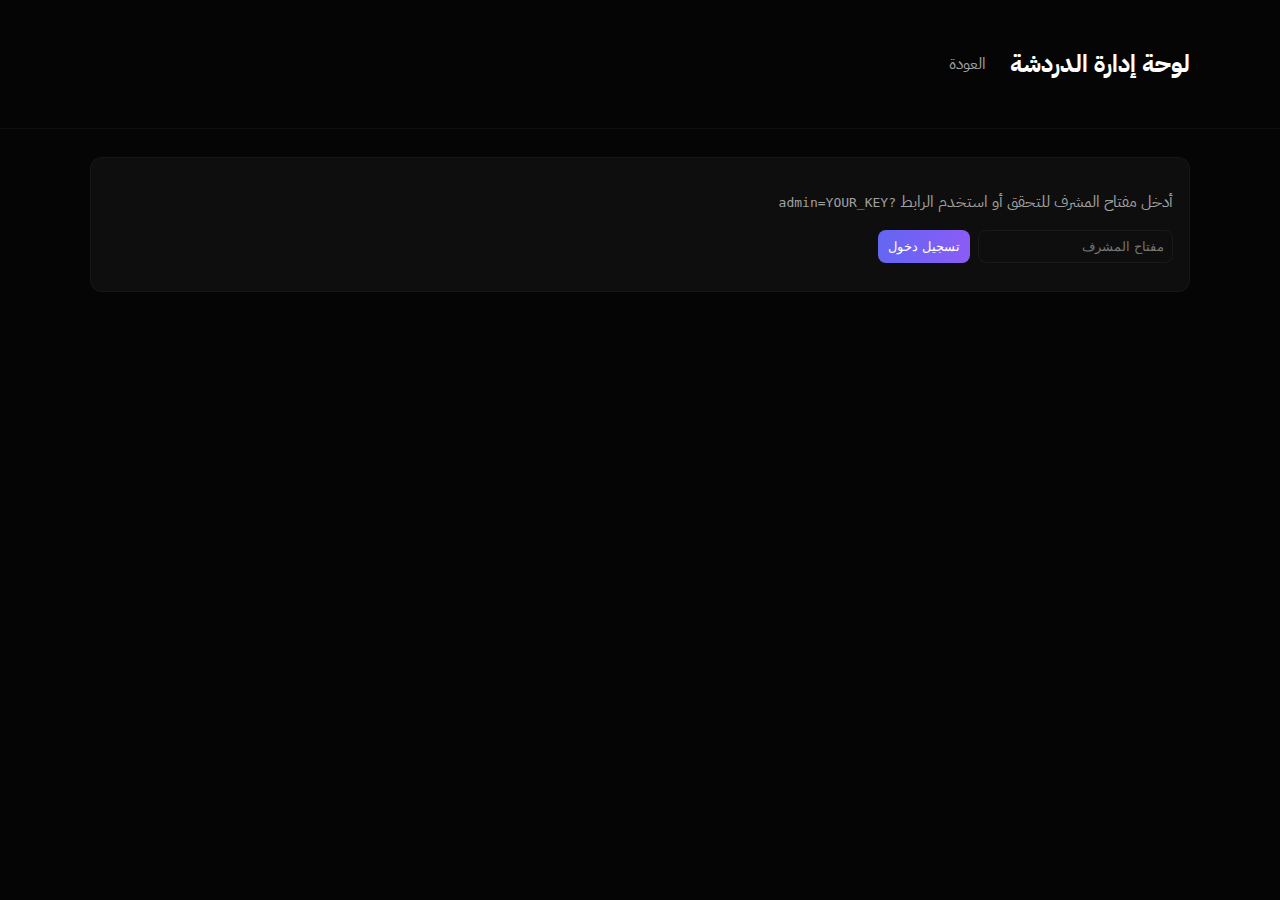
<file: admin.html>
<!DOCTYPE html>
<html lang="ar" dir="rtl">
<head>
    <meta charset="utf-8">
    <meta name="viewport" content="width=device-width, initial-scale=1">
    <title>إدارة الدردشة — Admin</title>
    <link rel="stylesheet" href="https://cdnjs.cloudflare.com/ajax/libs/font-awesome/6.4.0/css/all.min.css">
    <link href="https://fonts.googleapis.com/css2?family=IBM+Plex+Sans:wght@300;400;600;700;800&family=IBM+Plex+Sans+Arabic:wght@300;400;600;700;800&display=swap" rel="stylesheet">
    <style>
        :root{--bg:#050505;--card:rgba(20,20,20,0.6);--muted:#a0a0a0;--accent:#6366f1;--text:#fff;--max:1100px;font-family:'IBM Plex Sans Arabic', 'IBM Plex Sans', sans-serif}
        body{background:var(--bg);color:var(--text);margin:0;min-height:100vh;}
        header{padding:18px 20px;border-bottom:1px solid rgba(255,255,255,0.04)}
        .wrap{max-width:var(--max);margin:28px auto;padding:0 16px}
        .card{background:var(--card);border-radius:12px;padding:16px;border:1px solid rgba(255,255,255,0.04)}
        .row{display:flex;gap:12px;align-items:center}
        .msg{padding:12px;border-radius:10px;border:1px solid rgba(255,255,255,0.03);margin-bottom:8px}
        button{background:linear-gradient(90deg,var(--accent),#8b5cf6);border:none;color:#fff;padding:8px 10px;border-radius:8px;cursor:pointer}
        .danger{background:#ef4444}
        input.secret{padding:8px;border-radius:8px;border:1px solid rgba(255,255,255,0.05);background:transparent;color:var(--text)}
        .muted{color:var(--muted)}
        .actions{display:flex;gap:8px;margin-top:8px}
    </style>
</head>
<body>
    <header><div class="wrap"><div class="row"><h2 style="margin:0">لوحة إدارة الدردشة</h2><a href="webb.html" style="margin-inline-start:12px;color:var(--muted);text-decoration:none">العودة</a></div></div></header>
    <main class="wrap">
        <div class="card">
            <p class="muted">أدخل مفتاح المشرف للتحقق أو استخدم الرابط <code>?admin=YOUR_KEY</code></p>
            <div style="display:flex;gap:8px;margin-bottom:12px"><input id="adminKey" class="secret" placeholder="مفتاح المشرف"><button id="loginBtn">تسجيل دخول</button></div>
            <div id="adminArea" hidden>
                <div style="display:flex;justify-content:space-between;align-items:center;margin-bottom:12px"><div><strong>رسائل حديثة</strong><div class="muted">يمكنك حذف أو تثبيت الرسائل، أو عرض تقارير</div></div><div><button id="refreshBtn">تحديث</button></div></div>
                <div id="msgsList"></div>
            </div>
        </div>
    </main>

    <script type="module">
        let adminKey = null;
        const adminArea = document.getElementById('adminArea');
        const loginBtn = document.getElementById('loginBtn');
        const adminKeyInput = document.getElementById('adminKey');
        const msgsList = document.getElementById('msgsList');
        const refreshBtn = document.getElementById('refreshBtn');

        async function initAsAdmin(key){
            // try reading config
            let cfg = {};
            try { cfg = (await import('./firebase-config.js')).firebaseConfig || {}; } catch(e){}
            const ADMIN_KEY = (await import('./firebase-config.js')).ADMIN_KEY || '';
            if (key !== ADMIN_KEY) {
                alert('مفتاح خاطئ. يمكنك إضافة المفتاح في firebase-config.js');
                return;
            }
            adminKey = key;
            adminArea.hidden = false;
            adminKeyInput.value = '';
            // initialize Firestore if configured
            if (cfg.apiKey) {
                try{
                    const appMod = await import('https://www.gstatic.com/firebasejs/9.23.0/firebase-app.js');
                    const fsMod = await import('https://www.gstatic.com/firebasejs/9.23.0/firebase-firestore.js');
                    const app = appMod.initializeApp(cfg);
                    const db = fsMod.getFirestore(app);
                    window.__admin_db = db;
                    fetchMessagesFirestore();
                }catch(e){ console.error(e); alert('تعذر الاتصال بـ Firebase') }
            } else {
                // local fallback
                fetchMessagesLocal();
            }
        }

        function renderList(list){
            msgsList.innerHTML = '';
            list.forEach(m=>{
                const div = document.createElement('div'); div.className='msg';
                const pinned = m.pinned ? '<strong style="color:#ffd54d">[مثبت]</strong> ' : '';
                const reports = m._reports || 0;
                div.innerHTML = `<div><strong>${m.name||'مستخدم'}</strong> ${pinned}<span class="muted">${m.time||''}</span></div><div style="margin-top:6px">${m.text}</div><div class="actions"><button class="pinBtn" data-id="${m.id}">${m.pinned?'إلغاء تثبيت':'تثبيت'}</button><button class="delBtn danger" data-id="${m.id}">حذف</button><button class="viewReports" data-id="${m.id}">التقارير (${reports})</button></div>`;
                msgsList.appendChild(div);
            });
        }

        // local fetch
        function fetchMessagesLocal(){
            const arr = JSON.parse(localStorage.getItem('public_chat_demo_messages')||'[]');
            renderList(arr.reverse());
        }
        // firestore fetch
        async function fetchMessagesFirestore(){
            const fs = await import('https://www.gstatic.com/firebasejs/9.23.0/firebase-firestore.js');
            const db = window.__admin_db;
            const msgsRef = fs.collection(db, 'public_messages');
            const q = fs.query(msgsRef, fs.orderBy('createdAt', 'desc'), fs.limit(200));
            const snap = await fs.getDocs(q);
            const list = [];
            snap.forEach(d=> { const data = d.data(); data.id = d.id; list.push(data); });
            // get report counts
            const reportsRef = fs.collection(db, 'reports');
            const repSnap = await fs.getDocs(fs.query(reportsRef));
            const counts = {};
            repSnap.forEach(r => { const data = r.data(); counts[data.messageId] = (counts[data.messageId]||0)+1; });
            list.forEach(i=> i._reports = counts[i.id]||0);
            renderList(list);
        }

        msgsList.addEventListener('click', async (ev)=>{
            const id = ev.target.dataset.id;
            if (!id) return;
            if (ev.target.classList.contains('delBtn')){
                if (!confirm('حذف الرسالة؟')) return;
                // delete
                if (window.__admin_db){
                    const fs = await import('https://www.gstatic.com/firebasejs/9.23.0/firebase-firestore.js');
                    await fs.deleteDoc(fs.doc(window.__admin_db, 'public_messages', id));
                    fetchMessagesFirestore();
                } else {
                    const arr = JSON.parse(localStorage.getItem('public_chat_demo_messages')||'[]');
                    const remaining = arr.filter(m=> m.id !== id);
                    localStorage.setItem('public_chat_demo_messages', JSON.stringify(remaining));
                    fetchMessagesLocal();
                }
            }
            if (ev.target.classList.contains('pinBtn')){
                // toggle pin
                if (window.__admin_db){
                    const fs = await import('https://www.gstatic.com/firebasejs/9.23.0/firebase-firestore.js');
                    const docRef = fs.doc(window.__admin_db, 'public_messages', id);
                    const cur = await fs.getDoc(docRef);
                    const pinned = cur.data().pinned ? false : true;
                    await fs.updateDoc(docRef, { pinned });
                    fetchMessagesFirestore();
                } else {
                    const arr = JSON.parse(localStorage.getItem('public_chat_demo_messages')||'[]');
                    const updated = arr.map(m=> m.id===id ? Object.assign({},m,{pinned:!m.pinned}) : m);
                    localStorage.setItem('public_chat_demo_messages', JSON.stringify(updated));
                    fetchMessagesLocal();
                }
            }
            if (ev.target.classList.contains('viewReports')){
                // show local reports or fetch from Firestore
                if (window.__admin_db){
                    const fs = await import('https://www.gstatic.com/firebasejs/9.23.0/firebase-firestore.js');
                    const repSnap = await fs.getDocs(fs.query(fs.collection(window.__admin_db,'reports'), fs.where('messageId','==', id)));
                    const arr = [];
                    repSnap.forEach(r => arr.push(r.data()));
                    alert('تقارير\n\n' + (arr.length ? arr.map(a=> `${a.reason||'(بدون سبب)'} — ${a.createdAt && a.createdAt.toDate ? a.createdAt.toDate().toLocaleString() : ''}`).join('\n') : 'لا توجد تقارير'));
                } else {
                    const arr = JSON.parse(localStorage.getItem('public_chat_reports')||'[]');
                    const my = arr.filter(r => r.messageId === id);
                    alert('تقارير\n\n' + (my.length ? my.map(a=> `${a.reason||'(بدون سبب)'} — ${a.time}`).join('\n') : 'لا توجد تقارير'));
                }
            }
        });

        loginBtn.addEventListener('click', ()=> initAsAdmin(adminKeyInput.value.trim()));
        refreshBtn.addEventListener('click', ()=>{ if (window.__admin_db) fetchMessagesFirestore(); else fetchMessagesLocal(); });

        // auto-login via query string ?admin=KEY
        (function(){ const qp = new URLSearchParams(location.search); const k = qp.get('admin'); if (k) initAsAdmin(k); })();
    </script>
</body>
</html>
</file>
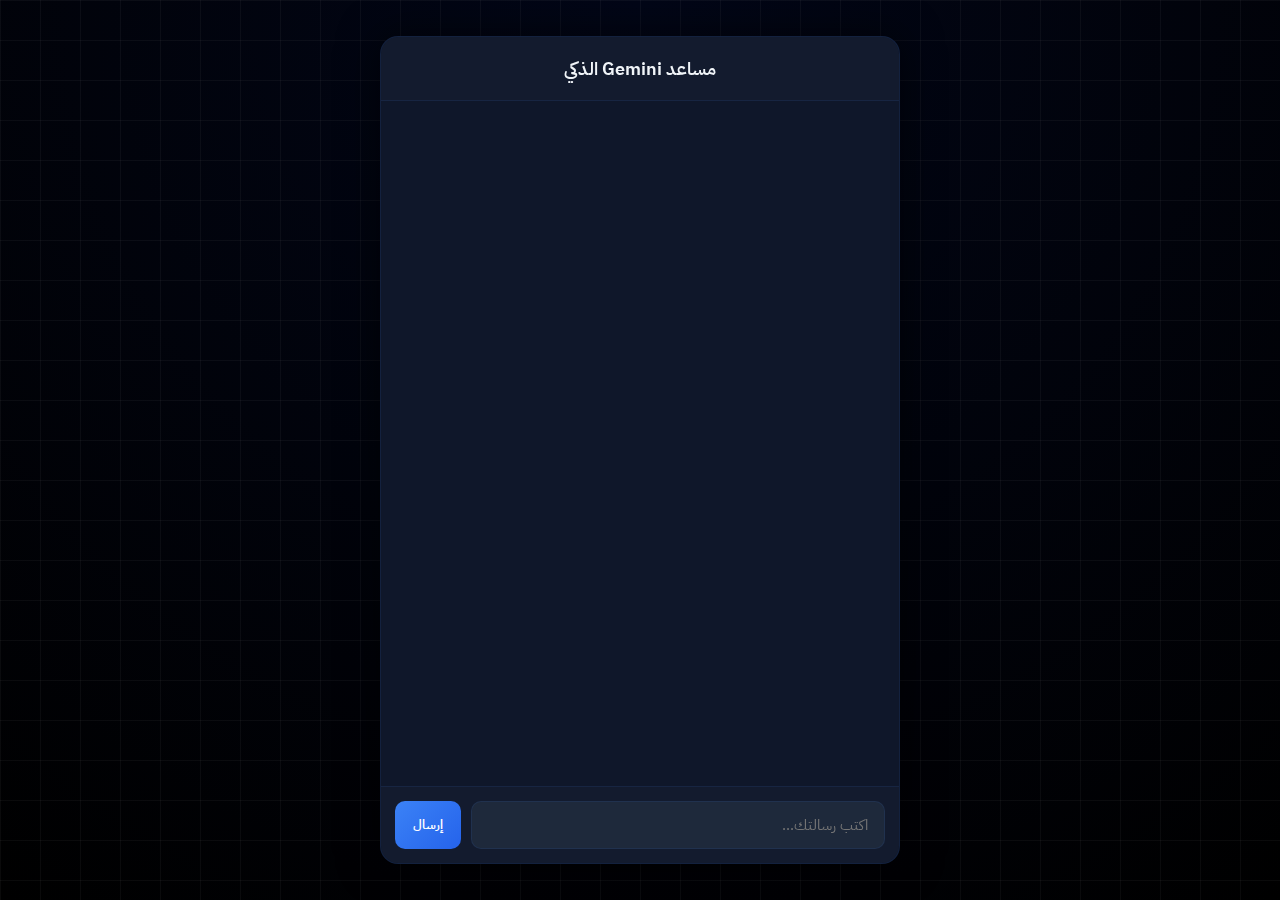
<file: AI.html>
<!DOCTYPE html>
<html lang="ar" dir="rtl">
<head>
<meta charset="UTF-8">
<meta name="viewport" content="width=device-width, initial-scale=1.0">
<title>Gemini AI Chat</title>

<link rel="preconnect" href="https://fonts.googleapis.com">
<link rel="preconnect" href="https://fonts.gstatic.com" crossorigin>
<link href="https://fonts.googleapis.com/css2?family=IBM+Plex+Sans+Arabic:wght@300;400;500;600;700&display=swap" rel="stylesheet">

<style>
:root {
    --bg-dark: #030712;
    --bg-card: #0f172a;
    --bg-card-hover: #1e293b;
    --card-border: rgba(59, 130, 246, 0.1);
    --card-border-hover: rgba(59, 130, 246, 0.25);
    
    --text-main: #f1f5f9;
    --text-secondary: #94a3b8;
    --text-muted: #64748b;

    --accent-primary: #3b82f6;
    --accent-secondary: #06b6d4;

    --gradient-btn: linear-gradient(135deg,#3b82f6 0%,#2563eb 100%);
    --gradient-msg: linear-gradient(135deg,#3b82f6 0%,#06b6d4 100%);
}

*{
    box-sizing:border-box;
    margin:0;
    padding:0;
    font-family:'IBM Plex Sans Arabic',sans-serif;
}

/* ======================= */
/* GRID BACKGROUND */
/* ======================= */
body{
    height:100vh;
    display:flex;
    justify-content:center;
    align-items:center;
    color:var(--text-main);
    
    background:
        linear-gradient(rgba(255,255,255,0.04) 1px, transparent 1px),
        linear-gradient(90deg, rgba(255,255,255,0.04) 1px, transparent 1px),
        radial-gradient(circle at top,#020617,#000000);
    
    background-size: 40px 40px, 40px 40px, auto;
}

.chat-wrapper{
    width:100%;
    max-width:520px;
    height:92vh;
    background:var(--bg-card);
    border-radius:18px;
    border:1px solid var(--card-border);
    box-shadow:0 0 40px rgba(0,0,0,0.6);
    display:flex;
    flex-direction:column;
    overflow:hidden;
    backdrop-filter: blur(10px);
}

.header{
    padding:18px;
    font-size:18px;
    font-weight:600;
    text-align:center;
    border-bottom:1px solid var(--card-border);
    background:rgba(255,255,255,0.02);
}

.chat-window{
    flex:1;
    padding:20px;
    overflow-y:auto;
    display:flex;
    flex-direction:column;
    gap:14px;
}

.message{
    padding:12px 16px;
    border-radius:12px;
    max-width:75%;
    line-height:1.7;
    font-size:15px;
    animation:fade .25s ease;
}

/* ======================= */
/* USER RIGHT */
/* ======================= */
.user{
    align-self:flex-end;
    background:var(--gradient-msg);
    color:white;
    text-align:right;
}

/* ======================= */
/* BOT LEFT */
/* ======================= */
.bot{
    align-self:flex-start;
    background:var(--bg-card-hover);
    border:1px solid var(--card-border);
    text-align:left;
}

.input-area{
    padding:14px;
    border-top:1px solid var(--card-border);
    display:flex;
    gap:10px;
    background:rgba(255,255,255,0.02);
}

input{
    flex:1;
    padding:12px 16px;
    border-radius:10px;
    border:1px solid var(--card-border);
    background:var(--bg-card-hover);
    color:var(--text-main);
    font-size:15px;
    outline:none;
}

button{
    border:none;
    padding:12px 18px;
    border-radius:10px;
    background:var(--gradient-btn);
    color:white;
    font-weight:600;
    cursor:pointer;
}

button:disabled{opacity:.5}

@keyframes fade{
    from{opacity:0; transform:translateY(6px)}
    to{opacity:1; transform:translateY(0)}
}
</style>
</head>

<body>

<div class="chat-wrapper">

<div class="header">مساعد Gemini الذكي</div>

<div id="chat-window" class="chat-window"></div>

<div class="input-area">
    <input id="user-input" placeholder="اكتب رسالتك...">
    <button id="send-btn">إرسال</button>
</div>

</div>

<script>
const API_KEY = "AIzaSyDx9hnJ7VK_1x2qNwhi-6u_3sm_gk3b27M";

const chatWindow = document.getElementById('chat-window');
const userInput = document.getElementById('user-input');
const sendBtn = document.getElementById('send-btn');

async function sendMessage(){

const text = userInput.value.trim();
if(!text) return;

appendMessage(text,'user');
userInput.value='';
sendBtn.disabled=true;

try{

const response = await fetch(`https://generativelanguage.googleapis.com/v1beta/models/gemini-2.5-flash:generateContent?key=${API_KEY}`,
{
method:'POST',
headers:{'Content-Type':'application/json'},
body:JSON.stringify({
contents:[
{
role:'user',
parts:[{text:text}]
}
],
generationConfig:{
temperature:0.7,
maxOutputTokens:2048
}
})
});

const data = await response.json();

if(data.error){
appendMessage(data.error.message,'bot');
}else{
const reply = data.candidates[0].content.parts[0].text;
appendMessage(reply,'bot');
}

}catch(e){
appendMessage('حدث خطأ بالاتصال','bot');
}

sendBtn.disabled=false;
}

function appendMessage(text,type){
const msg = document.createElement('div');
msg.className='message '+type;
msg.innerText=text;
chatWindow.appendChild(msg);
chatWindow.scrollTop=chatWindow.scrollHeight;
}

sendBtn.onclick=sendMessage;
userInput.onkeypress=e=>{ if(e.key==='Enter') sendMessage(); };

</script>

</body>
</html>
</file>
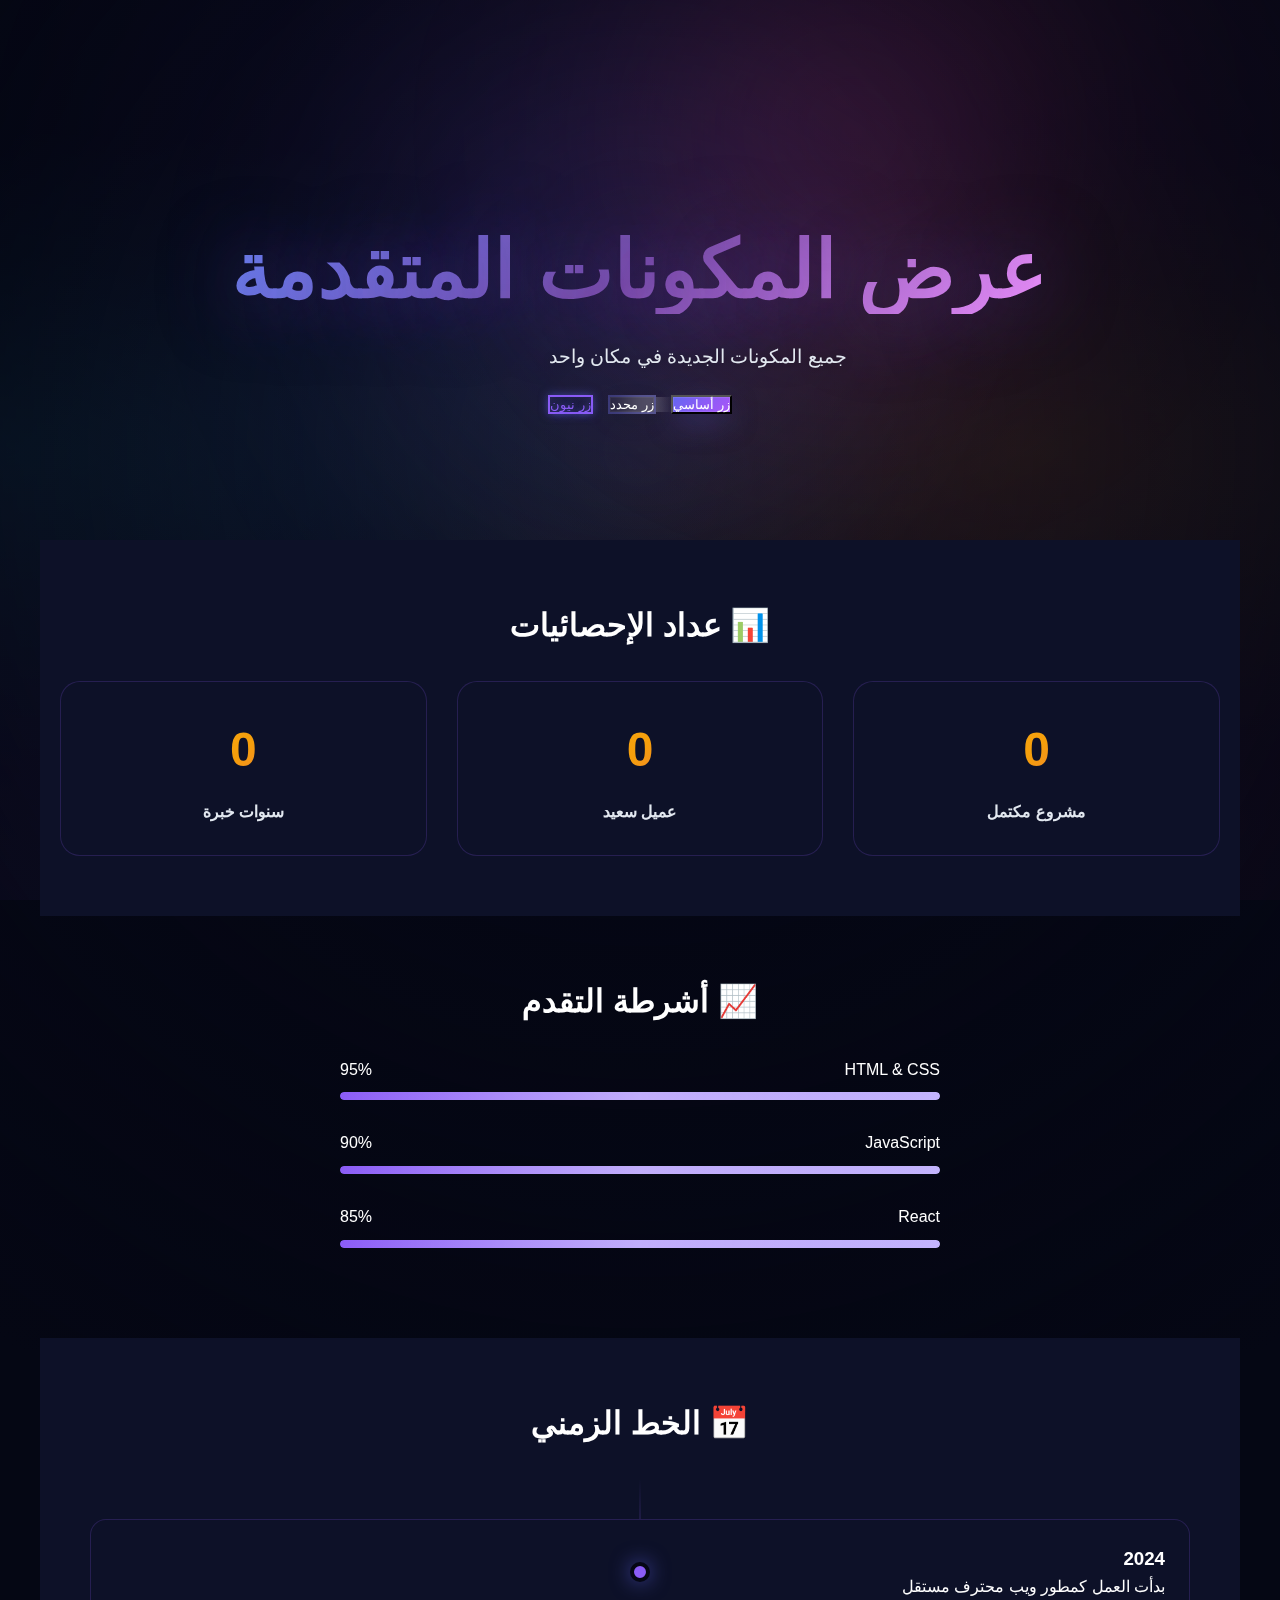
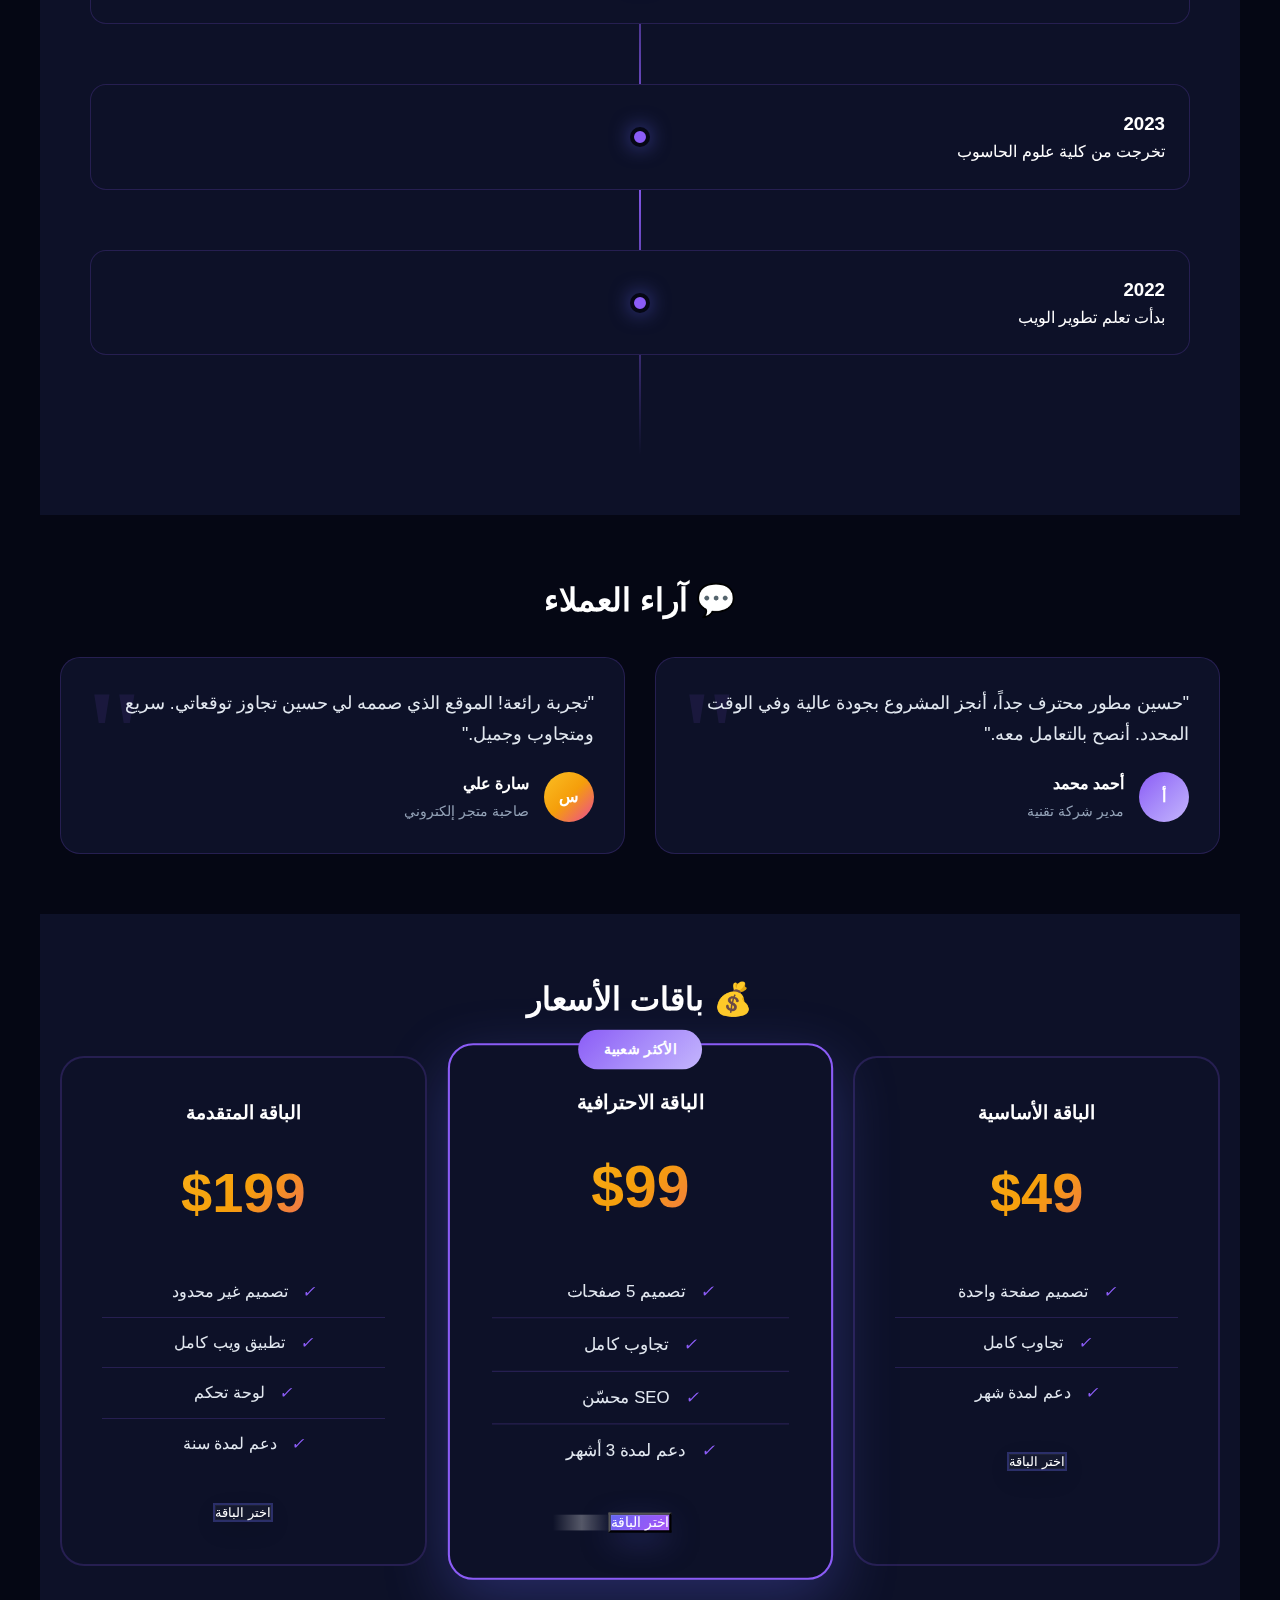
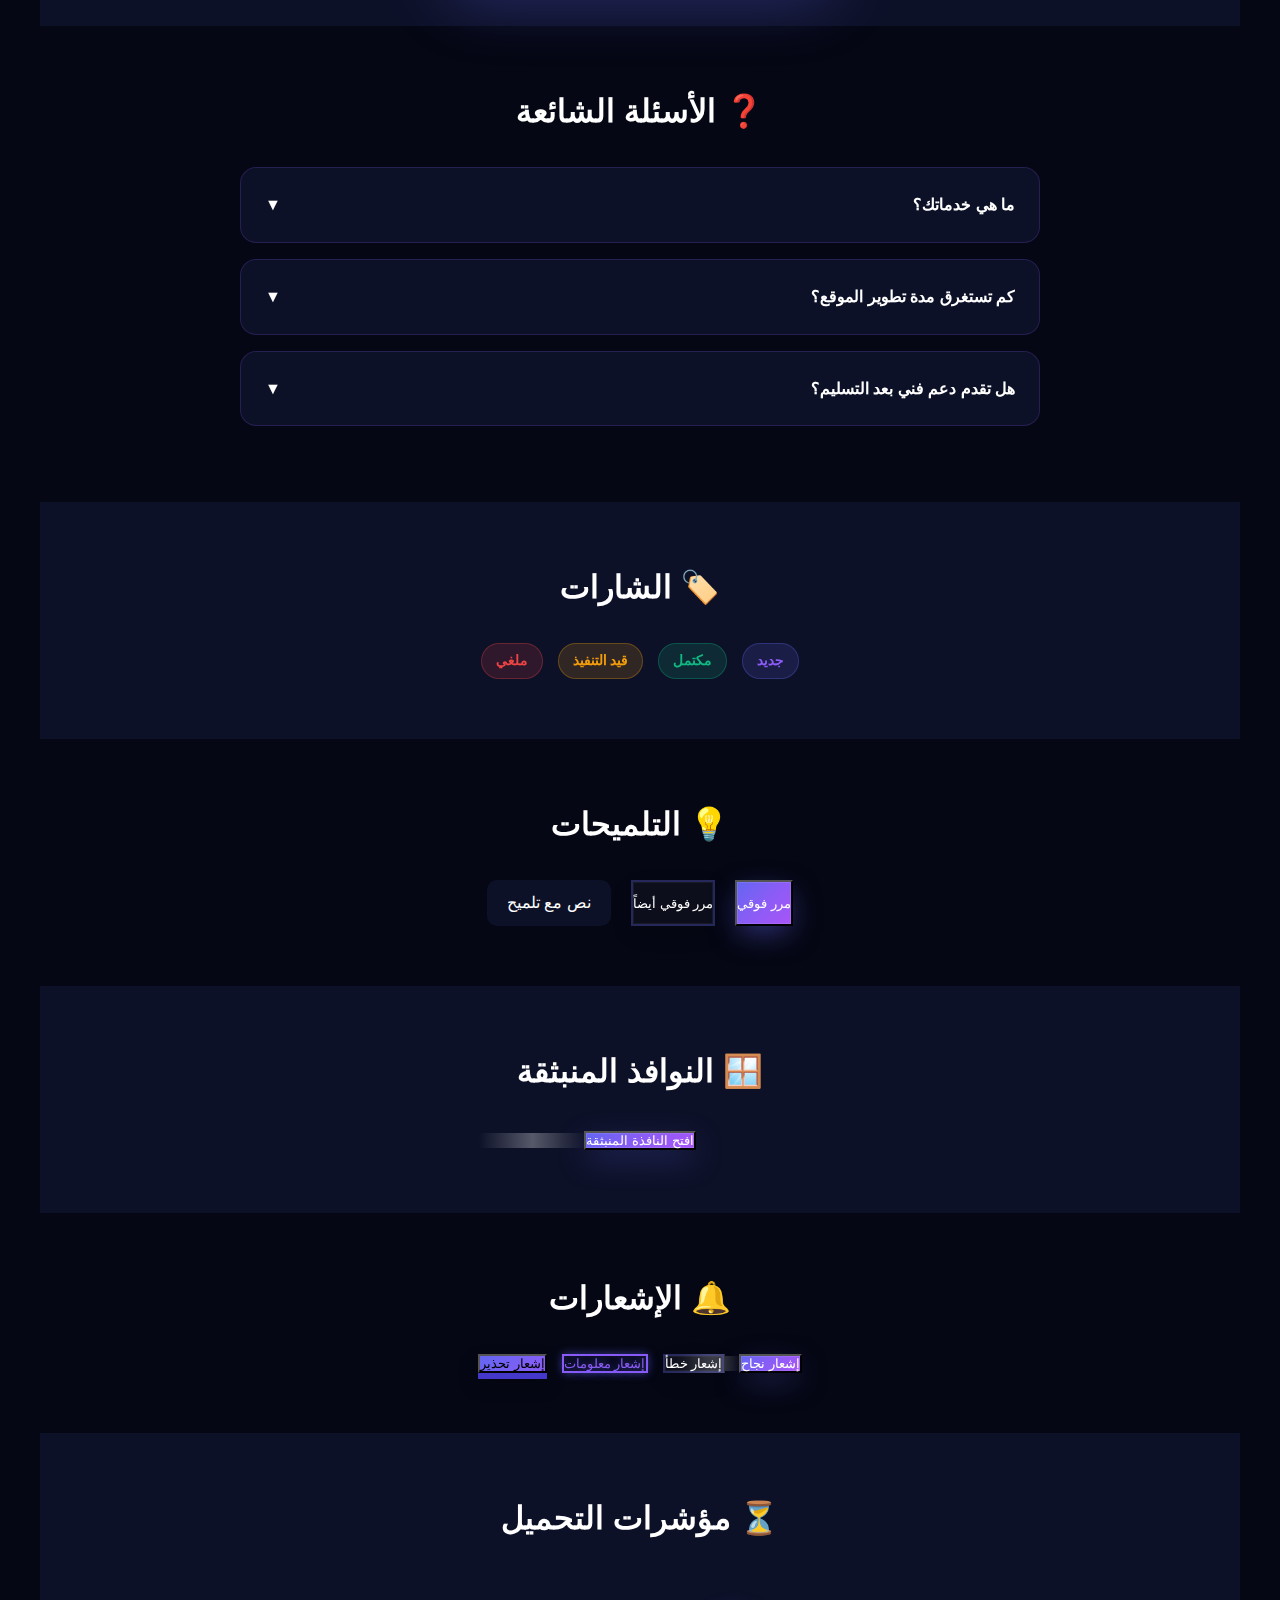
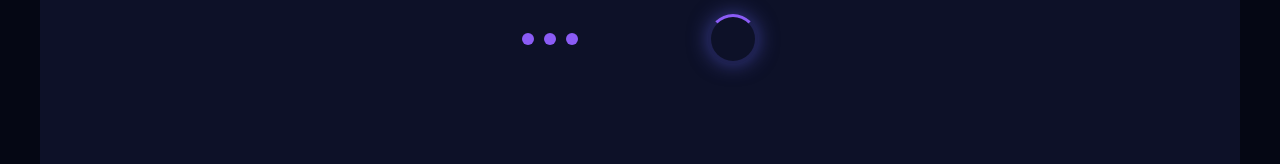
<file: components-demo.html>
<!DOCTYPE html>
<html lang="ar" dir="rtl">
<head>
    <meta charset="UTF-8">
    <meta name="viewport" content="width=device-width, initial-scale=1.0">
    <title>عرض المكونات - موقع حسين عباس</title>
    <link rel="stylesheet" href="styles.css">
    <style>
        .demo-section {
            padding: 60px 20px;
            max-width: 1200px;
            margin: 0 auto;
        }
        .demo-title {
            font-size: 2rem;
            margin-bottom: 30px;
            color: var(--text-main);
            text-align: center;
        }
        .demo-grid {
            display: grid;
            grid-template-columns: repeat(auto-fit, minmax(300px, 1fr));
            gap: 30px;
            margin-top: 30px;
        }
    </style>
</head>
<body>
    <!-- Hero Section -->
    <section class="hero" style="min-height: 60vh;">
        <div class="container">
            <h1 class="hero-title">عرض المكونات المتقدمة</h1>
            <p style="font-size: 1.2rem; margin: 20px 0;">
                جميع المكونات الجديدة في مكان واحد
            </p>
            <div style="display: flex; gap: 15px; justify-content: center; flex-wrap: wrap;">
                <button class="btn-primary">زر أساسي</button>
                <button class="btn-outline">زر محدد</button>
                <button class="btn-neon">زر نيون</button>
            </div>
        </div>
    </section>

    <!-- Stats Section -->
    <section class="demo-section" style="background: var(--bg-card);">
        <h2 class="demo-title">📊 عداد الإحصائيات</h2>
        <div class="demo-grid">
            <div class="stat-card">
                <div class="stat-number" data-target="150">0</div>
                <div class="stat-label">مشروع مكتمل</div>
            </div>
            <div class="stat-card">
                <div class="stat-number" data-target="50">0</div>
                <div class="stat-label">عميل سعيد</div>
            </div>
            <div class="stat-card">
                <div class="stat-number" data-target="5">0</div>
                <div class="stat-label">سنوات خبرة</div>
            </div>
        </div>
    </section>

    <!-- Progress Bars -->
    <section class="demo-section">
        <h2 class="demo-title">📈 أشرطة التقدم</h2>
        <div style="max-width: 600px; margin: 0 auto;">
            <div style="margin-bottom: 30px;">
                <div style="display: flex; justify-content: space-between; margin-bottom: 10px;">
                    <span>HTML & CSS</span>
                    <span>95%</span>
                </div>
                <div class="progress-bar">
                    <div class="progress-fill" data-progress="95"></div>
                </div>
            </div>
            <div style="margin-bottom: 30px;">
                <div style="display: flex; justify-content: space-between; margin-bottom: 10px;">
                    <span>JavaScript</span>
                    <span>90%</span>
                </div>
                <div class="progress-bar">
                    <div class="progress-fill" data-progress="90"></div>
                </div>
            </div>
            <div style="margin-bottom: 30px;">
                <div style="display: flex; justify-content: space-between; margin-bottom: 10px;">
                    <span>React</span>
                    <span>85%</span>
                </div>
                <div class="progress-bar">
                    <div class="progress-fill" data-progress="85"></div>
                </div>
            </div>
        </div>
    </section>

    <!-- Timeline -->
    <section class="demo-section" style="background: var(--bg-card);">
        <h2 class="demo-title">📅 الخط الزمني</h2>
        <div class="timeline">
            <div class="timeline-item">
                <div class="timeline-dot"></div>
                <div class="timeline-content">
                    <h3>2024</h3>
                    <p>بدأت العمل كمطور ويب محترف مستقل</p>
                </div>
            </div>
            <div class="timeline-item">
                <div class="timeline-dot"></div>
                <div class="timeline-content">
                    <h3>2023</h3>
                    <p>تخرجت من كلية علوم الحاسوب</p>
                </div>
            </div>
            <div class="timeline-item">
                <div class="timeline-dot"></div>
                <div class="timeline-content">
                    <h3>2022</h3>
                    <p>بدأت تعلم تطوير الويب</p>
                </div>
            </div>
        </div>
    </section>

    <!-- Testimonials -->
    <section class="demo-section">
        <h2 class="demo-title">💬 آراء العملاء</h2>
        <div class="demo-grid">
            <div class="testimonial-card">
                <p class="testimonial-text">
                    "حسين مطور محترف جداً، أنجز المشروع بجودة عالية وفي الوقت المحدد. أنصح بالتعامل معه."
                </p>
                <div class="testimonial-author">
                    <div style="width: 50px; height: 50px; border-radius: 50%; background: var(--gradient-btn); display: flex; align-items: center; justify-content: center; color: white; font-weight: bold;">
                        أ
                    </div>
                    <div class="author-info">
                        <h4>أحمد محمد</h4>
                        <p>مدير شركة تقنية</p>
                    </div>
                </div>
            </div>
            <div class="testimonial-card">
                <p class="testimonial-text">
                    "تجربة رائعة! الموقع الذي صممه لي حسين تجاوز توقعاتي. سريع ومتجاوب وجميل."
                </p>
                <div class="testimonial-author">
                    <div style="width: 50px; height: 50px; border-radius: 50%; background: var(--gradient-gold); display: flex; align-items: center; justify-content: center; color: white; font-weight: bold;">
                        س
                    </div>
                    <div class="author-info">
                        <h4>سارة علي</h4>
                        <p>صاحبة متجر إلكتروني</p>
                    </div>
                </div>
            </div>
        </div>
    </section>

    <!-- Pricing Cards -->
    <section class="demo-section" style="background: var(--bg-card);">
        <h2 class="demo-title">💰 باقات الأسعار</h2>
        <div class="demo-grid">
            <div class="pricing-card">
                <h3>الباقة الأساسية</h3>
                <div class="pricing-price">$49</div>
                <ul class="pricing-features">
                    <li><i>✓</i> تصميم صفحة واحدة</li>
                    <li><i>✓</i> تجاوب كامل</li>
                    <li><i>✓</i> دعم لمدة شهر</li>
                </ul>
                <button class="btn-outline">اختر الباقة</button>
            </div>
            <div class="pricing-card featured">
                <h3>الباقة الاحترافية</h3>
                <div class="pricing-price">$99</div>
                <ul class="pricing-features">
                    <li><i>✓</i> تصميم 5 صفحات</li>
                    <li><i>✓</i> تجاوب كامل</li>
                    <li><i>✓</i> SEO محسّن</li>
                    <li><i>✓</i> دعم لمدة 3 أشهر</li>
                </ul>
                <button class="btn-primary">اختر الباقة</button>
            </div>
            <div class="pricing-card">
                <h3>الباقة المتقدمة</h3>
                <div class="pricing-price">$199</div>
                <ul class="pricing-features">
                    <li><i>✓</i> تصميم غير محدود</li>
                    <li><i>✓</i> تطبيق ويب كامل</li>
                    <li><i>✓</i> لوحة تحكم</li>
                    <li><i>✓</i> دعم لمدة سنة</li>
                </ul>
                <button class="btn-outline">اختر الباقة</button>
            </div>
        </div>
    </section>

    <!-- FAQ Accordion -->
    <section class="demo-section">
        <h2 class="demo-title">❓ الأسئلة الشائعة</h2>
        <div style="max-width: 800px; margin: 0 auto;">
            <div class="faq-item">
                <div class="faq-question">
                    <span>ما هي خدماتك؟</span>
                    <span class="faq-icon">▼</span>
                </div>
                <div class="faq-answer">
                    <p>أقدم خدمات تطوير المواقع والتطبيقات الإلكترونية، تصميم واجهات المستخدم، وتحسين محركات البحث SEO.</p>
                </div>
            </div>
            <div class="faq-item">
                <div class="faq-question">
                    <span>كم تستغرق مدة تطوير الموقع؟</span>
                    <span class="faq-icon">▼</span>
                </div>
                <div class="faq-answer">
                    <p>تعتمد المدة على حجم المشروع، لكن عادةً تتراوح بين أسبوع إلى شهر للمواقع المتوسطة.</p>
                </div>
            </div>
            <div class="faq-item">
                <div class="faq-question">
                    <span>هل تقدم دعم فني بعد التسليم؟</span>
                    <span class="faq-icon">▼</span>
                </div>
                <div class="faq-answer">
                    <p>نعم، أقدم دعم فني مجاني لمدة شهر بعد التسليم، مع إمكانية تمديد الدعم حسب الباقة المختارة.</p>
                </div>
            </div>
        </div>
    </section>

    <!-- Badges -->
    <section class="demo-section" style="background: var(--bg-card);">
        <h2 class="demo-title">🏷️ الشارات</h2>
        <div style="display: flex; gap: 15px; justify-content: center; flex-wrap: wrap;">
            <span class="badge badge-primary">جديد</span>
            <span class="badge badge-success">مكتمل</span>
            <span class="badge badge-warning">قيد التنفيذ</span>
            <span class="badge badge-error">ملغي</span>
        </div>
    </section>

    <!-- Tooltips -->
    <section class="demo-section">
        <h2 class="demo-title">💡 التلميحات</h2>
        <div style="display: flex; gap: 20px; justify-content: center; flex-wrap: wrap;">
            <button class="btn-primary" data-tooltip="هذا زر أساسي">
                مرر فوقي
            </button>
            <button class="btn-outline" data-tooltip="هذا زر محدد">
                مرر فوقي أيضاً
            </button>
            <span data-tooltip="معلومة مفيدة جداً" style="cursor: help; padding: 10px 20px; background: var(--bg-card); border-radius: 10px;">
                نص مع تلميح
            </span>
        </div>
    </section>

    <!-- Modal Demo -->
    <section class="demo-section" style="background: var(--bg-card);">
        <h2 class="demo-title">🪟 النوافذ المنبثقة</h2>
        <div style="text-align: center;">
            <button class="btn-primary" data-modal="demoModal">
                افتح النافذة المنبثقة
            </button>
        </div>
    </section>

    <!-- Toast Demo -->
    <section class="demo-section">
        <h2 class="demo-title">🔔 الإشعارات</h2>
        <div style="display: flex; gap: 15px; justify-content: center; flex-wrap: wrap;">
            <button class="btn-primary" onclick="showToast('success')">
                إشعار نجاح
            </button>
            <button class="btn-outline" onclick="showToast('error')">
                إشعار خطأ
            </button>
            <button class="btn-neon" onclick="showToast('info')">
                إشعار معلومات
            </button>
            <button class="btn-3d" onclick="showToast('warning')">
                إشعار تحذير
            </button>
        </div>
    </section>

    <!-- Loading Spinners -->
    <section class="demo-section" style="background: var(--bg-card);">
        <h2 class="demo-title">⏳ مؤشرات التحميل</h2>
        <div style="display: flex; gap: 50px; justify-content: center; align-items: center; flex-wrap: wrap;">
            <div class="spinner-container">
                <div class="spinner"></div>
            </div>
            <div class="spinner-container">
                <div class="spinner-dots">
                    <div class="spinner-dot"></div>
                    <div class="spinner-dot"></div>
                    <div class="spinner-dot"></div>
                </div>
            </div>
        </div>
    </section>

    <!-- Modal HTML -->
    <div class="modal-overlay" id="demoModal">
        <div class="modal-content">
            <div class="modal-header">
                <h2>نافذة تجريبية</h2>
                <button class="modal-close">✕</button>
            </div>
            <div class="modal-body">
                <p>هذه نافذة منبثقة تجريبية تحتوي على محتوى مخصص.</p>
                <p>يمكنك إضافة أي محتوى تريده هنا: نصوص، صور، نماذج، إلخ.</p>
                <div style="margin-top: 20px;">
                    <button class="btn-primary" onclick="window.HusseinAbbasWebsite.modal.close('demoModal')">
                        حسناً
                    </button>
                </div>
            </div>
        </div>
    </div>

    <script src="main.js"></script>
    <script>
        function showToast(type) {
            const messages = {
                success: 'تمت العملية بنجاح! ✓',
                error: 'حدث خطأ ما! ✕',
                info: 'معلومة مهمة لك ℹ',
                warning: 'انتبه! هذا تحذير ⚠'
            };
            window.HusseinAbbasWebsite.toast.show(messages[type], type, 3000);
        }
    </script>
</body>
</html>
</file>
<file: styles.css>
/* =========================================
   Hussein Abbas Portfolio - WORLD-CLASS DESIGN
   Ultra-Modern, Award-Winning, Premium Quality
   ========================================= */

/* =========================================
   1. CSS Variables & Theme Setup - PREMIUM EDITION
   ========================================= */
:root {
    /* Dark Theme - Ultra-Modern Gradient Design */
    --bg-dark: #050714;
    --bg-card: #0d1128;
    --bg-card-hover: #151b3d;
    --card-border: rgba(139, 92, 246, 0.2);
    --card-border-hover: rgba(139, 92, 246, 0.5);
    
    --text-main: #ffffff;
    --text-secondary: #e2e8f0;
    --text-muted: #94a3b8;

    /* Premium Accent Colors - Award-Winning Palette */
    --accent-primary: #8b5cf6;
    --accent-secondary: #a78bfa;
    --accent-tertiary: #ec4899;
    --accent-gold: #fbbf24;
    --accent-cyan: #22d3ee;
    --accent-emerald: #10b981;
    --accent-rose: #f43f5e;
    --accent-glow: rgba(139, 92, 246, 0.6);
    
    --success: #10b981;
    --warning: #fbbf24;
    --error: #f43f5e;
    --info: #8b5cf6;
    
    /* Ultra-Modern Gradients - World-Class Design */
    --gradient-warm: linear-gradient(135deg, #8b5cf6 0%, #ec4899 50%, #f43f5e 100%);
    --gradient-gold: linear-gradient(135deg, #fbbf24 0%, #f59e0b 50%, #ec4899 100%);
    --gradient-text: linear-gradient(135deg, #ffffff 0%, #e0e7ff 100%);
    --gradient-hero: linear-gradient(135deg, #667eea 0%, #764ba2 50%, #f093fb 100%);
    --gradient-btn: linear-gradient(135deg, #8b5cf6 0%, #a78bfa 50%, #c4b5fd 100%);
    --gradient-card: linear-gradient(135deg, rgba(139, 92, 246, 0.15) 0%, rgba(236, 72, 153, 0.15) 100%);
    --gradient-premium: linear-gradient(135deg, #667eea 0%, #764ba2 25%, #f093fb 50%, #fbbf24 75%, #ec4899 100%);
    --gradient-mesh: radial-gradient(at 40% 20%, rgba(139, 92, 246, 0.3) 0px, transparent 50%),
                     radial-gradient(at 80% 0%, rgba(236, 72, 153, 0.3) 0px, transparent 50%),
                     radial-gradient(at 0% 50%, rgba(34, 211, 238, 0.3) 0px, transparent 50%),
                     radial-gradient(at 80% 50%, rgba(251, 191, 36, 0.3) 0px, transparent 50%),
                     radial-gradient(at 0% 100%, rgba(139, 92, 246, 0.3) 0px, transparent 50%),
                     radial-gradient(at 80% 100%, rgba(236, 72, 153, 0.3) 0px, transparent 50%);
    
    /* Typography - Premium Fonts */
    --font-ar: 'IBM Plex Sans Arabic', 'Cairo', 'Tajawal', -apple-system, sans-serif;
    --font-en: 'Inter', 'SF Pro Display', -apple-system, BlinkMacSystemFont, sans-serif;
    
    /* Spacing & Effects - Premium Quality */
    --nav-blur: 20px;
    --transition: 0.4s cubic-bezier(0.4, 0, 0.2, 1);
    --transition-smooth: 0.6s cubic-bezier(0.16, 1, 0.3, 1);
    --card-radius: 24px;
    --card-shadow: 0 8px 32px -8px rgba(0, 0, 0, 0.6);
    --card-shadow-hover: 0 20px 60px -12px rgba(139, 92, 246, 0.4);
    --glow-shadow: 0 0 40px rgba(139, 92, 246, 0.4), 0 0 80px rgba(236, 72, 153, 0.2);
}

/* Light Mode Theme */
body.light {
    --bg-dark: #f8fafc;
    --bg-card: #ffffff;
    --bg-card-hover: #f1f5f9;
    --card-border: rgba(59, 130, 246, 0.1);
    --card-border-hover: rgba(59, 130, 246, 0.2);
    --text-main: #0f172a;
    --text-secondary: #475569;
    --text-muted: #94a3b8;
    --card-shadow: 0 4px 24px -4px rgba(0, 0, 0, 0.08);
    --card-shadow-hover: 0 8px 32px -8px rgba(59, 130, 246, 0.15);
}

/* =========================================
   2. Reset & Base Styles
   ========================================= */
*, *::before, *::after {
    margin: 0;
    padding: 0;
    box-sizing: border-box;
}

html {
    scroll-behavior: smooth;
    -webkit-font-smoothing: antialiased;
    -moz-osx-font-smoothing: grayscale;
}

body {
    background-color: var(--bg-dark);
    color: var(--text-main);
    font-family: var(--font-ar);
    overflow-x: hidden;
    transition: background-color 0.5s ease, color 0.3s ease;
    line-height: 1.6;
    min-height: 100vh;
    position: relative;
}

/* Premium Background Effects */
body::before {
    content: '';
    position: fixed;
    top: 0;
    left: 0;
    width: 100%;
    height: 100%;
    background: var(--gradient-mesh);
    opacity: 0.4;
    z-index: -1;
    animation: mesh-move 20s ease-in-out infinite;
}

body::after {
    content: '';
    position: fixed;
    top: -50%;
    left: -50%;
    width: 200%;
    height: 200%;
    background: radial-gradient(circle at center, transparent 0%, var(--bg-dark) 70%);
    z-index: -1;
    animation: rotate-slow 60s linear infinite;
}

@keyframes mesh-move {
    0%, 100% { transform: translate(0, 0) scale(1); }
    25% { transform: translate(5%, 5%) scale(1.05); }
    50% { transform: translate(-5%, 5%) scale(0.95); }
    75% { transform: translate(5%, -5%) scale(1.05); }
}

@keyframes rotate-slow {
    from { transform: rotate(0deg); }
    to { transform: rotate(360deg); }
}

html[lang="en"] body {
    font-family: var(--font-en);
}

/* Selection */
::selection {
    background: var(--accent-primary);
    color: white;
}

::-moz-selection {
    background: var(--accent-primary);
    color: white;
}

/* Scrollbar - Premium Design */
::-webkit-scrollbar {
    width: 12px;
    height: 12px;
}

::-webkit-scrollbar-track {
    background: var(--bg-dark);
    border-radius: 10px;
}

::-webkit-scrollbar-thumb {
    background: var(--gradient-btn);
    border-radius: 10px;
    border: 2px solid var(--bg-dark);
    box-shadow: 0 0 10px rgba(139, 92, 246, 0.5);
}

::-webkit-scrollbar-thumb:hover {
    background: var(--gradient-warm);
    box-shadow: 0 0 20px rgba(139, 92, 246, 0.8);
}

/* Focus Styles */
:focus-visible {
    outline: 3px solid var(--accent-primary);
    outline-offset: 3px;
    border-radius: 4px;
}

/* =========================================
   3. Custom Cursor
   ========================================= */
.cursor-dot,
.cursor-outline {
    position: fixed;
    top: 0;
    left: 0;
    transform: translate(-50%, -50%);
    border-radius: 50%;
    z-index: 9999;
    pointer-events: none;
    transition: opacity 0.3s;
}

.cursor-dot {
    width: 10px;
    height: 10px;
    background-color: var(--accent-primary);
}

.cursor-outline {
    width: 35px;
    height: 35px;
    border: 1px solid var(--accent-primary);
    transition: width 0.2s, height 0.2s, background-color 0.2s;
}

body.hovering .cursor-outline {
    width: 60px;
    height: 60px;
    background-color: rgba(59, 130, 246, 0.1);
    border-color: var(--accent-primary);
    backdrop-filter: blur(2px);
}

@media (max-width: 768px) {
    .cursor-dot,
    .cursor-outline {
        display: none;
    }
}

/* =========================================
   4. Background Effects
   ========================================= */
#bg-canvas {
    position: fixed;
    top: 0;
    left: 0;
    width: 100%;
    height: 100%;
    z-index: -1;
    opacity: 0.8;
    transition: opacity 0.5s;
}

body.light #bg-canvas {
    opacity: 0.3;
}

.grid-bg {
    position: fixed;
    top: 0;
    left: 0;
    width: 100%;
    height: 100%;
    z-index: -2;
    background-image: 
        linear-gradient(rgba(59, 130, 246, 0.03) 1px, transparent 1px),
        linear-gradient(90deg, rgba(59, 130, 246, 0.03) 1px, transparent 1px);
    background-size: 60px 60px;
    pointer-events: none;
}

.grid-bg::before {
    content: '';
    position: absolute;
    top: 0;
    left: 0;
    width: 100%;
    height: 100%;
    background-image: 
        linear-gradient(45deg, rgba(59, 130, 246, 0.02) 1px, transparent 1px),
        linear-gradient(-45deg, rgba(59, 130, 246, 0.02) 1px, transparent 1px);
    background-size: 80px 80px;
}

.grid-glow {
    position: fixed;
    width: 600px;
    height: 600px;
    border-radius: 50%;
    background: radial-gradient(circle, rgba(59, 130, 246, 0.08) 0%, transparent 70%);
    pointer-events: none;
    z-index: -1;
}

.grid-glow-1 {
    top: -200px;
    right: -200px;
    animation: glowPulse1 8s ease-in-out infinite;
}

.grid-glow-2 {
    bottom: -200px;
    left: -200px;
    animation: glowPulse2 10s ease-in-out infinite;
}

@keyframes glowPulse1 {
    0%, 100% { opacity: 0.5; transform: scale(1); }
    50% { opacity: 0.8; transform: scale(1.1); }
}

@keyframes glowPulse2 {
    0%, 100% { opacity: 0.4; transform: scale(1); }
    50% { opacity: 0.7; transform: scale(1.15); }
}

/* =========================================
   5. Navigation
   ========================================= */
.floating-nav {
    position: fixed;
    top: 20px;
    left: 50%;
    transform: translateX(-50%);
    background: rgba(10, 10, 15, 0.85);
    backdrop-filter: blur(var(--nav-blur));
    -webkit-backdrop-filter: blur(var(--nav-blur));
    border: 1px solid var(--card-border);
    padding: 14px 28px;
    border-radius: 16px;
    display: flex;
    align-items: center;
    gap: 24px;
    z-index: 1000;
    box-shadow: var(--card-shadow);
    transition: all var(--transition);
}

body.light .floating-nav {
    background: rgba(255, 255, 255, 0.9);
}

.nav-link {
    text-decoration: none;
    color: var(--text-secondary);
    padding: 8px 14px;
    border-radius: 10px;
    font-size: 0.88rem;
    font-weight: 500;
    transition: all 0.3s ease;
    position: relative;
}

.nav-link:hover,
.nav-link.active {
    color: var(--accent-primary);
    background-color: rgba(59, 130, 246, 0.12);
}

body.light .nav-link:hover,
body.light .nav-link.active {
    color: var(--accent-primary);
    background-color: rgba(59, 130, 246, 0.15);
}

.icon-btn {
    background: none;
    border: none;
    color: var(--text-main);
    font-size: 1.1rem;
    transition: transform 0.3s, color 0.3s;
    cursor: pointer;
    padding: 8px;
}

.icon-btn:hover {
    color: var(--accent-primary);
    transform: rotate(15deg);
}

.brand-link {
    text-decoration: none;
    font-family: var(--font-en);
    font-weight: 700;
    font-size: 1.1rem;
    color: var(--text-main);
    background: var(--gradient-gold);
    background-clip: text;
    -webkit-background-clip: text;
    -webkit-text-fill-color: transparent;
}

.brand .dot {
    color: var(--accent-primary);
    margin-inline-start: 4px;
}

/* =========================================
   6. Hero Section - WORLD-CLASS DESIGN
   ========================================= */
.hero {
    min-height: 100vh;
    display: flex;
    flex-direction: column;
    justify-content: center;
    align-items: center;
    text-align: center;
    padding: 0 20px;
    position: relative;
    padding-top: 100px;
    overflow: hidden;
}

/* Premium Animated Background Orbs */
.hero::before {
    content: '';
    position: absolute;
    top: 20%;
    left: 10%;
    width: 500px;
    height: 500px;
    background: radial-gradient(circle, rgba(139, 92, 246, 0.4) 0%, transparent 70%);
    border-radius: 50%;
    filter: blur(80px);
    animation: float-orb-1 15s ease-in-out infinite;
    z-index: -1;
}

.hero::after {
    content: '';
    position: absolute;
    bottom: 20%;
    right: 10%;
    width: 600px;
    height: 600px;
    background: radial-gradient(circle, rgba(236, 72, 153, 0.3) 0%, transparent 70%);
    border-radius: 50%;
    filter: blur(100px);
    animation: float-orb-2 20s ease-in-out infinite;
    z-index: -1;
}

@keyframes float-orb-1 {
    0%, 100% { transform: translate(0, 0) scale(1); }
    33% { transform: translate(50px, -50px) scale(1.1); }
    66% { transform: translate(-30px, 30px) scale(0.9); }
}

@keyframes float-orb-2 {
    0%, 100% { transform: translate(0, 0) scale(1); }
    33% { transform: translate(-60px, 40px) scale(1.15); }
    66% { transform: translate(40px, -40px) scale(0.85); }
}

.hero-avatar {
    width: 180px;
    height: 180px;
    border-radius: 40px;
    margin-bottom: 35px;
    position: relative;
    animation: float-avatar 6s ease-in-out infinite;
    box-shadow: var(--glow-shadow);
    transform-style: preserve-3d;
}

.hero-avatar img {
    width: 100%;
    height: 100%;
    border-radius: 40px;
    object-fit: cover;
    border: 4px solid rgba(139, 92, 246, 0.3);
    transition: var(--transition-smooth);
}

.hero-avatar:hover img {
    transform: scale(1.05) rotateY(5deg);
    border-color: rgba(139, 92, 246, 0.6);
}

.hero-avatar::before {
    content: '';
    position: absolute;
    inset: -20px;
    border-radius: 50px;
    background: var(--gradient-premium);
    opacity: 0.3;
    filter: blur(40px);
    animation: pulse-ring-premium 4s ease-in-out infinite;
    z-index: -1;
}

.hero-avatar::after {
    content: '';
    position: absolute;
    inset: -10px;
    border-radius: 45px;
    background: linear-gradient(45deg, transparent, rgba(139, 92, 246, 0.5), transparent);
    animation: rotate-border 3s linear infinite;
    z-index: -1;
}

@keyframes float-avatar {
    0%, 100% { transform: translateY(0) rotate(0deg); }
    25% { transform: translateY(-15px) rotate(2deg); }
    50% { transform: translateY(-10px) rotate(-2deg); }
    75% { transform: translateY(-15px) rotate(1deg); }
}

@keyframes pulse-ring-premium {
    0%, 100% { opacity: 0.3; transform: scale(1); }
    50% { opacity: 0.6; transform: scale(1.1); }
}

@keyframes rotate-border {
    from { transform: rotate(0deg); }
    to { transform: rotate(360deg); }
}

.hero-badge {
    padding: 12px 28px;
    background: rgba(139, 92, 246, 0.15);
    border: 2px solid rgba(139, 92, 246, 0.4);
    border-radius: 50px;
    color: var(--accent-secondary);
    font-size: 0.95rem;
    font-weight: 700;
    margin-bottom: 30px;
    display: inline-block;
    backdrop-filter: blur(20px);
    box-shadow: 0 8px 32px rgba(139, 92, 246, 0.2);
    animation: badge-glow 3s ease-in-out infinite;
    position: relative;
    overflow: hidden;
}

.hero-badge::before {
    content: '';
    position: absolute;
    top: 0;
    left: -100%;
    width: 100%;
    height: 100%;
    background: linear-gradient(90deg, transparent, rgba(255, 255, 255, 0.3), transparent);
    animation: shine-badge 3s infinite;
}

@keyframes badge-glow {
    0%, 100% { box-shadow: 0 8px 32px rgba(139, 92, 246, 0.2); }
    50% { box-shadow: 0 8px 32px rgba(139, 92, 246, 0.5), 0 0 60px rgba(236, 72, 153, 0.3); }
}

@keyframes shine-badge {
    0% { left: -100%; }
    50%, 100% { left: 200%; }
}

.hero h1 {
    font-size: clamp(2.8rem, 7vw, 5rem);
    font-weight: 900;
    line-height: 1.1;
    margin-bottom: 25px;
    background: var(--gradient-premium);
    background-clip: text;
    -webkit-background-clip: text;
    -webkit-text-fill-color: transparent;
    letter-spacing: -1px;
    animation: gradient-text 8s ease infinite;
    background-size: 200% 200%;
    text-shadow: 0 0 80px rgba(139, 92, 246, 0.5);
}

@keyframes gradient-text {
    0%, 100% { background-position: 0% 50%; }
    50% { background-position: 100% 50%; }
}

.hero p {
    font-size: clamp(1.1rem, 2.2vw, 1.4rem);
    color: var(--text-secondary);
    max-width: 700px;
    margin-bottom: 45px;
    line-height: 1.9;
    font-weight: 400;
    text-shadow: 0 2px 10px rgba(0, 0, 0, 0.3);
}

.cta-group {
    display: flex;
    gap: 20px;
    flex-wrap: wrap;
    justify-content: center;
    animation: fade-in-up 1s ease-out 0.5s both;
}

@keyframes fade-in-up {
    from {
        opacity: 0;
        transform: translateY(30px);
    }
    to {
        opacity: 1;
        transform: translateY(0);
    }
}

/* =========================================
   Enhanced Professional Buttons - PREMIUM EDITION
   ========================================= */
.btn {
    padding: 18px 45px;
    border-radius: 16px;
    font-weight: 800;
    text-decoration: none;
    font-size: 1.1rem;
    transition: all 0.5s cubic-bezier(0.25, 0.46, 0.45, 0.94);
    position: relative;
    overflow: hidden;
    display: inline-flex;
    align-items: center;
    justify-content: center;
    gap: 12px;
    border: none;
    cursor: pointer;
    z-index: 1;
    min-width: 200px;
    text-align: center;
}

/* Primary Button - Gradient with Shine Effect */
.btn-primary {
    background: linear-gradient(135deg, #6366f1 0%, #8b5cf6 50%, #a855f7 100%);
    color: white;
    box-shadow: 
        0 10px 30px -5px rgba(99, 102, 241, 0.5),
        0 0 0 1px rgba(255, 255, 255, 0.1) inset;
    position: relative;
}

/* Animated Gradient Background */
.btn-primary::before {
    content: '';
    position: absolute;
    top: 0;
    left: -100%;
    width: 100%;
    height: 100%;
    background: linear-gradient(
        90deg,
        transparent,
        rgba(255, 255, 255, 0.3),
        transparent
    );
    transition: left 0.6s;
}

.btn-primary:hover::before {
    left: 100%;
}

/* Glow Effect on Hover */
.btn-primary::after {
    content: '';
    position: absolute;
    inset: -2px;
    background: linear-gradient(135deg, #6366f1, #8b5cf6, #a855f7);
    border-radius: 14px;
    opacity: 0;
    z-index: -1;
    filter: blur(15px);
    transition: opacity 0.4s;
}

.btn-primary:hover::after {
    opacity: 0.8;
}

.btn-primary:hover {
    transform: translateY(-4px) scale(1.02);
    box-shadow: 
        0 15px 40px -8px rgba(99, 102, 241, 0.6),
        0 0 0 1px rgba(255, 255, 255, 0.2) inset;
}

.btn-primary:active {
    transform: translateY(-2px) scale(0.98);
}

/* Icon Animation in Primary Button */
.btn-primary i {
    transition: transform 0.4s cubic-bezier(0.34, 1.56, 0.64, 1);
}

.btn-primary:hover i {
    transform: translateX(5px);
}

/* Outline Button - Glass Effect */
.btn-outline {
    background: rgba(255, 255, 255, 0.03);
    color: var(--text-main);
    border: 2px solid rgba(99, 102, 241, 0.3);
    backdrop-filter: blur(10px);
    -webkit-backdrop-filter: blur(10px);
    box-shadow: 
        0 8px 24px -4px rgba(0, 0, 0, 0.2),
        0 0 0 1px rgba(255, 255, 255, 0.05) inset;
    position: relative;
}

/* Gradient Border Animation */
.btn-outline::before {
    content: '';
    position: absolute;
    inset: -2px;
    background: linear-gradient(
        135deg,
        #6366f1,
        #8b5cf6,
        #ec4899,
        #6366f1
    );
    background-size: 300% 300%;
    border-radius: 14px;
    opacity: 0;
    z-index: -1;
    animation: gradient-rotate 3s ease infinite;
    transition: opacity 0.4s;
}

@keyframes gradient-rotate {
    0%, 100% { background-position: 0% 50%; }
    50% { background-position: 100% 50%; }
}

.btn-outline:hover::before {
    opacity: 1;
}

/* Inner Glow on Hover */
.btn-outline::after {
    content: '';
    position: absolute;
    inset: 0;
    background: linear-gradient(135deg, rgba(99, 102, 241, 0.1), rgba(139, 92, 246, 0.1));
    border-radius: 12px;
    opacity: 0;
    transition: opacity 0.4s;
}

.btn-outline:hover::after {
    opacity: 1;
}

.btn-outline:hover {
    transform: translateY(-4px) scale(1.02);
    border-color: transparent;
    color: white;
    box-shadow: 
        0 15px 40px -8px rgba(99, 102, 241, 0.4),
        0 0 0 1px rgba(255, 255, 255, 0.1) inset;
}

.btn-outline:active {
    transform: translateY(-2px) scale(0.98);
}

/* Icon Animation in Outline Button */
.btn-outline i {
    transition: transform 0.4s cubic-bezier(0.34, 1.56, 0.64, 1);
}

.btn-outline:hover i {
    transform: rotate(360deg) scale(1.2);
}

/* Ripple Effect on Click */
.btn::after {
    content: '';
    position: absolute;
    top: 50%;
    left: 50%;
    width: 0;
    height: 0;
    border-radius: 50%;
    background: rgba(255, 255, 255, 0.5);
    transform: translate(-50%, -50%);
    transition: width 0.6s, height 0.6s, opacity 0.6s;
    opacity: 0;
}

.btn:active::after {
    width: 300px;
    height: 300px;
    opacity: 0;
}

/* Loading State */
.btn.loading {
    pointer-events: none;
    opacity: 0.7;
}

.btn.loading::before {
    content: '';
    position: absolute;
    width: 16px;
    height: 16px;
    border: 2px solid rgba(255, 255, 255, 0.3);
    border-top-color: white;
    border-radius: 50%;
    animation: spin 0.8s linear infinite;
}

@keyframes spin {
    to { transform: rotate(360deg); }
}

/* Success State */
.btn.success {
    background: linear-gradient(135deg, #10b981, #059669) !important;
    pointer-events: none;
}

.btn.success::before {
    content: '✓';
    position: absolute;
    font-size: 1.5rem;
    animation: checkmark 0.6s ease;
}

@keyframes checkmark {
    0% { transform: scale(0) rotate(0deg); }
    50% { transform: scale(1.2) rotate(180deg); }
    100% { transform: scale(1) rotate(360deg); }
}

/* Button Group */
.cta-group {
    display: flex;
    gap: 20px;
    flex-wrap: wrap;
    justify-content: center;
    align-items: center;
}

/* Responsive Buttons */
@media (max-width: 576px) {
    .btn {
        width: 100%;
        min-width: auto;
        padding: 14px 30px;
        font-size: 1rem;
    }
    
    .cta-group {
        flex-direction: column;
        width: 100%;
    }
}

/* =========================================
   7. Skills Marquee
   ========================================= */
.skills-marquee {
    width: 100%;
    padding: 50px 0;
    background: linear-gradient(to bottom, transparent, rgba(59, 130, 246, 0.02), transparent);
    overflow: hidden;
    white-space: nowrap;
    position: relative;
}

.marquee-content {
    display: inline-flex;
    animation: scroll 35s linear infinite;
    will-change: transform;
}

.skill-tag {
    display: flex;
    align-items: center;
    gap: 10px;
    padding: 12px 24px;
    margin: 0 12px;
    background: var(--bg-card);
    border: 1px solid var(--card-border);
    border-radius: 12px;
    font-size: 1rem;
    color: var(--text-main);
    font-weight: 600;
    transition: all 0.3s;
}

.skill-tag:hover {
    border-color: var(--accent-primary);
    transform: translateY(-3px);
    box-shadow: 0 8px 20px -4px rgba(59, 130, 246, 0.25);
}

.skill-tag i {
    color: var(--accent-primary);
    font-size: 1.3rem;
}

@keyframes scroll {
    0% { transform: translateX(0); }
    100% { transform: translateX(-50%); }
}

/* =========================================
   8. Section Headers
   ========================================= */
.section-header {
    text-align: center;
    margin-bottom: 50px;
    margin-top: 80px;
}

.section-header h2 {
    font-size: 2.8rem;
    margin-bottom: 12px;
    position: relative;
    display: inline-block;
    font-weight: 800;
    background: var(--gradient-gold);
    background-clip: text;
    -webkit-background-clip: text;
    -webkit-text-fill-color: transparent;
}

.section-header p {
    color: var(--text-secondary);
    font-size: 1.1rem;
    max-width: 600px;
    margin: 0 auto;
    line-height: 1.7;
}

.section-header::after {
    content: '';
    display: block;
    width: 60px;
    height: 4px;
    background: var(--gradient-btn);
    margin: 20px auto 0;
    border-radius: 2px;
}

/* =========================================
   9. Bento Grid Projects
   ========================================= */
.bento-grid {
    display: grid;
    grid-template-columns: repeat(3, 1fr);
    grid-template-rows: repeat(2, 380px);
    gap: 24px;
    max-width: 1300px;
    margin: 0 auto;
    padding: 0 20px;
}

.bento-card {
    background: var(--bg-card);
    border: 2px solid var(--card-border);
    border-radius: 28px;
    padding: 0;
    position: relative;
    overflow: hidden;
    display: flex;
    flex-direction: column;
    transition: all 0.6s cubic-bezier(0.25, 0.46, 0.45, 0.94);
    transform-style: preserve-3d;
}

.bento-card::before {
    content: '';
    position: absolute;
    inset: 0;
    border-radius: 28px;
    padding: 2px;
    background: var(--gradient-premium);
    -webkit-mask: linear-gradient(#fff 0 0) content-box, linear-gradient(#fff 0 0);
    -webkit-mask-composite: xor;
    mask-composite: exclude;
    opacity: 0;
    transition: opacity 0.6s;
}

.bento-card:hover::before {
    opacity: 1;
}

.bento-card::after {
    content: '';
    position: absolute;
    top: 50%;
    left: 50%;
    width: 0;
    height: 0;
    border-radius: 50%;
    background: radial-gradient(circle, rgba(139, 92, 246, 0.3) 0%, transparent 70%);
    transform: translate(-50%, -50%);
    transition: width 0.6s, height 0.6s;
    z-index: 0;
}

.bento-card:hover::after {
    width: 500px;
    height: 500px;
}

.bento-card.large {
    grid-column: span 2;
}

.project-image {
    position: absolute;
    top: 0;
    left: 0;
    width: 100%;
    height: 100%;
    object-fit: cover;
    transition: transform 0.6s cubic-bezier(0.25, 0.46, 0.45, 0.94);
    z-index: 0;
}

.bento-card:hover .project-image {
    transform: scale(1.08);
}

.project-overlay {
    position: absolute;
    top: 0;
    left: 0;
    width: 100%;
    height: 100%;
    background: linear-gradient(
        180deg, 
        rgba(3, 7, 18, 0.1) 0%,
        rgba(3, 7, 18, 0.3) 40%,
        rgba(3, 7, 18, 0.95) 100%
    );
    z-index: 1;
    transition: background 0.4s;
}

.bento-card:hover .project-overlay {
    background: linear-gradient(
        180deg, 
        rgba(3, 7, 18, 0.2) 0%,
        rgba(3, 7, 18, 0.4) 50%,
        rgba(3, 7, 18, 0.98) 100%
    );
}

.bento-card:hover {
    transform: translateY(-12px) rotateX(2deg);
    border-color: var(--accent-secondary);
    box-shadow: 0 30px 80px -15px rgba(139, 92, 246, 0.4),
                0 0 60px rgba(236, 72, 153, 0.2);
}

.card-content {
    position: absolute;
    bottom: 0;
    left: 0;
    right: 0;
    padding: 28px;
    z-index: 2;
    transform: translateY(20px);
    transition: transform 0.4s;
}

.bento-card:hover .card-content {
    transform: translateY(0);
}

.card-content h3 {
    font-size: 1.6rem;
    margin-bottom: 10px;
    background: var(--gradient-gold);
    background-clip: text;
    -webkit-background-clip: text;
    -webkit-text-fill-color: transparent;
    font-weight: 700;
}

body.light .card-content h3 {
    background: var(--gradient-btn);
    background-clip: text;
    -webkit-background-clip: text;
    -webkit-text-fill-color: transparent;
}

.card-content p {
    color: rgba(255, 255, 255, 0.75);
    font-size: 0.95rem;
    margin-bottom: 16px;
    line-height: 1.6;
    opacity: 0;
    transform: translateY(10px);
    transition: all 0.4s;
}

.bento-card:hover .card-content p {
    opacity: 1;
    transform: translateY(0);
}

.tech-stack {
    display: flex;
    gap: 10px;
    margin-bottom: 16px;
    flex-wrap: wrap;
}

.tech-badge {
    font-size: 0.75rem;
    padding: 6px 14px;
    background: rgba(59, 130, 246, 0.2);
    border: 1px solid rgba(59, 130, 246, 0.3);
    border-radius: 20px;
    color: var(--accent-primary);
    font-weight: 600;
    backdrop-filter: blur(10px);
}

body.light .tech-badge {
    background: rgba(59, 130, 246, 0.15);
}

.card-link {
    width: 48px;
    height: 48px;
    background: var(--accent-primary);
    color: white;
    border-radius: 14px;
    display: flex;
    align-items: center;
    justify-content: center;
    text-decoration: none;
    font-size: 1.2rem;
    transition: all 0.3s;
    opacity: 0;
    transform: translateY(10px);
}

.bento-card:hover .card-link {
    opacity: 1;
    transform: translateY(0);
}

.card-link:hover {
    background: var(--accent-secondary);
    transform: translateX(5px) !important;
}

/* =========================================
   10. Responsive Design
   ========================================= */
@media (max-width: 992px) {
    .bento-grid {
        grid-template-columns: 1fr 1fr;
        grid-template-rows: auto;
    }

    .bento-card.large {
        grid-column: span 2;
    }

    .bento-card {
        min-height: 350px;
    }

    .floating-nav {
        bottom: 20px;
        top: auto;
        width: 90%;
        padding: 10px 20px;
    }
}

@media (max-width: 576px) {
    .bento-grid {
        grid-template-columns: 1fr;
    }

    .bento-card.large {
        grid-column: span 1;
    }

    .card-content h3 {
        font-size: 1.3rem;
    }

    .card-content p {
        opacity: 1;
    }

    .cta-group {
        flex-direction: column;
        width: 100%;
    }

    .btn {
        width: 100%;
        justify-content: center;
    }
}

/* =========================================
   11. Utility Classes
   ========================================= */
.hover-target {
    cursor: pointer;
}

.text-gradient {
    background: var(--gradient-gold);
    background-clip: text;
    -webkit-background-clip: text;
    -webkit-text-fill-color: transparent;
}

.container {
    max-width: 1300px;
    margin: 0 auto;
    padding: 0 20px;
}

.section {
    padding: 80px 0;
}

/* Loading Animation */
@keyframes shimmer {
    0% { background-position: -1000px 0; }
    100% { background-position: 1000px 0; }
}

.loading {
    animation: shimmer 2s infinite;
    background: linear-gradient(
        to right,
        var(--bg-card) 0%,
        var(--bg-card-hover) 50%,
        var(--bg-card) 100%
    );
    background-size: 1000px 100%;
}


/* =========================================
   12. Enhanced Visual Effects - NEW
   ========================================= */

/* Glassmorphism Effect */
.glass-effect {
    background: rgba(255, 255, 255, 0.05);
    backdrop-filter: blur(20px);
    -webkit-backdrop-filter: blur(20px);
    border: 1px solid rgba(255, 255, 255, 0.1);
    box-shadow: 0 8px 32px 0 rgba(0, 0, 0, 0.37);
}

/* Gradient Border Animation */
@keyframes gradient-border {
    0%, 100% {
        border-image-source: linear-gradient(135deg, #6366f1, #8b5cf6);
    }
    50% {
        border-image-source: linear-gradient(135deg, #8b5cf6, #ec4899);
    }
}

.gradient-border {
    border: 2px solid;
    border-image-slice: 1;
    animation: gradient-border 3s ease infinite;
}

/* Floating Animation - Enhanced */
@keyframes float-enhanced {
    0%, 100% {
        transform: translateY(0) rotate(0deg);
        box-shadow: 0 20px 40px -10px rgba(99, 102, 241, 0.3);
    }
    50% {
        transform: translateY(-20px) rotate(3deg);
        box-shadow: 0 30px 60px -15px rgba(139, 92, 246, 0.5);
    }
}

/* Shimmer Effect */
@keyframes shimmer {
    0% {
        background-position: -1000px 0;
    }
    100% {
        background-position: 1000px 0;
    }
}

.shimmer {
    background: linear-gradient(
        90deg,
        transparent 0%,
        rgba(255, 255, 255, 0.1) 50%,
        transparent 100%
    );
    background-size: 1000px 100%;
    animation: shimmer 3s infinite;
}

/* Pulse Glow Effect */
@keyframes pulse-glow {
    0%, 100% {
        box-shadow: 0 0 20px rgba(99, 102, 241, 0.4);
    }
    50% {
        box-shadow: 0 0 40px rgba(139, 92, 246, 0.8);
    }
}

.pulse-glow {
    animation: pulse-glow 2s ease-in-out infinite;
}

/* Gradient Text Animation */
@keyframes gradient-text {
    0%, 100% {
        background-position: 0% 50%;
    }
    50% {
        background-position: 100% 50%;
    }
}

.animated-gradient-text {
    background: linear-gradient(
        90deg,
        #6366f1,
        #8b5cf6,
        #ec4899,
        #f59e0b,
        #6366f1
    );
    background-size: 200% auto;
    background-clip: text;
    -webkit-background-clip: text;
    -webkit-text-fill-color: transparent;
    animation: gradient-text 3s linear infinite;
}

/* Card Hover Effects - Enhanced */
.card-hover-effect {
    position: relative;
    overflow: hidden;
    transition: all 0.4s cubic-bezier(0.25, 0.46, 0.45, 0.94);
}

.card-hover-effect::before {
    content: '';
    position: absolute;
    top: 0;
    left: -100%;
    width: 100%;
    height: 100%;
    background: linear-gradient(
        90deg,
        transparent,
        rgba(255, 255, 255, 0.1),
        transparent
    );
    transition: left 0.5s;
}

.card-hover-effect:hover::before {
    left: 100%;
}

.card-hover-effect:hover {
    transform: translateY(-10px) scale(1.02);
    box-shadow: 0 20px 60px -10px rgba(99, 102, 241, 0.4);
}

/* Neon Glow Effect */
.neon-glow {
    text-shadow: 
        0 0 10px rgba(99, 102, 241, 0.8),
        0 0 20px rgba(99, 102, 241, 0.6),
        0 0 30px rgba(99, 102, 241, 0.4),
        0 0 40px rgba(139, 92, 246, 0.3);
}

/* Particle Background Enhancement */
.particle-bg {
    position: fixed;
    top: 0;
    left: 0;
    width: 100%;
    height: 100%;
    z-index: -1;
    background: 
        radial-gradient(circle at 20% 50%, rgba(99, 102, 241, 0.1) 0%, transparent 50%),
        radial-gradient(circle at 80% 80%, rgba(139, 92, 246, 0.1) 0%, transparent 50%),
        radial-gradient(circle at 40% 20%, rgba(236, 72, 153, 0.1) 0%, transparent 50%);
    animation: particle-float 20s ease-in-out infinite;
}

@keyframes particle-float {
    0%, 100% {
        transform: translate(0, 0);
    }
    33% {
        transform: translate(30px, -30px);
    }
    66% {
        transform: translate(-20px, 20px);
    }
}

/* Enhanced Button Styles */
.btn-enhanced {
    position: relative;
    overflow: hidden;
    z-index: 1;
}

.btn-enhanced::before {
    content: '';
    position: absolute;
    top: 50%;
    left: 50%;
    width: 0;
    height: 0;
    border-radius: 50%;
    background: rgba(255, 255, 255, 0.2);
    transform: translate(-50%, -50%);
    transition: width 0.6s, height 0.6s;
    z-index: -1;
}

.btn-enhanced:hover::before {
    width: 300px;
    height: 300px;
}

/* Spotlight Effect */
.spotlight {
    position: relative;
    overflow: hidden;
}

.spotlight::after {
    content: '';
    position: absolute;
    top: -50%;
    left: -50%;
    width: 200%;
    height: 200%;
    background: radial-gradient(
        circle,
        rgba(255, 255, 255, 0.1) 0%,
        transparent 70%
    );
    opacity: 0;
    transition: opacity 0.3s;
    pointer-events: none;
}

.spotlight:hover::after {
    opacity: 1;
}

/* 3D Card Effect */
.card-3d {
    transform-style: preserve-3d;
    transition: transform 0.6s;
}

.card-3d:hover {
    transform: rotateY(5deg) rotateX(5deg);
}

/* Ripple Effect */
@keyframes ripple {
    0% {
        transform: scale(0);
        opacity: 1;
    }
    100% {
        transform: scale(4);
        opacity: 0;
    }
}

.ripple-effect {
    position: relative;
    overflow: hidden;
}

.ripple-effect::after {
    content: '';
    position: absolute;
    top: 50%;
    left: 50%;
    width: 20px;
    height: 20px;
    background: rgba(255, 255, 255, 0.5);
    border-radius: 50%;
    transform: translate(-50%, -50%) scale(0);
    pointer-events: none;
}

.ripple-effect:active::after {
    animation: ripple 0.6s ease-out;
}

/* Enhanced Scroll Progress Bar */
.scroll-progress {
    background: var(--gradient-warm) !important;
    box-shadow: 0 0 10px rgba(99, 102, 241, 0.5);
}

/* Enhanced Back to Top Button */
.back-to-top {
    background: var(--gradient-btn) !important;
    box-shadow: 0 4px 20px rgba(99, 102, 241, 0.5) !important;
}

.back-to-top:hover {
    transform: translateY(-5px) scale(1.1) !important;
    box-shadow: 0 8px 30px rgba(139, 92, 246, 0.6) !important;
}

/* Enhanced Navigation */
.floating-nav {
    background: rgba(10, 14, 39, 0.9) !important;
    box-shadow: 0 8px 32px rgba(0, 0, 0, 0.4),
                0 0 0 1px rgba(99, 102, 241, 0.2) !important;
}

body.light .floating-nav {
    background: rgba(255, 255, 255, 0.95) !important;
    box-shadow: 0 8px 32px rgba(0, 0, 0, 0.1),
                0 0 0 1px rgba(99, 102, 241, 0.1) !important;
}

/* Enhanced Hero Badge */
.hero-badge {
    background: linear-gradient(135deg, rgba(99, 102, 241, 0.2), rgba(139, 92, 246, 0.2)) !important;
    border: 1px solid rgba(99, 102, 241, 0.4) !important;
    box-shadow: 0 4px 15px rgba(99, 102, 241, 0.3);
    animation: pulse-glow 3s ease-in-out infinite;
}

/* Enhanced Skill Tags */
.skill-tag {
    background: linear-gradient(135deg, var(--bg-card), var(--bg-card-hover)) !important;
    border: 1px solid var(--card-border) !important;
    box-shadow: 0 4px 15px rgba(0, 0, 0, 0.2);
    position: relative;
    overflow: hidden;
}

.skill-tag::before {
    content: '';
    position: absolute;
    top: 0;
    left: -100%;
    width: 100%;
    height: 100%;
    background: linear-gradient(90deg, transparent, rgba(99, 102, 241, 0.2), transparent);
    transition: left 0.5s;
}

.skill-tag:hover::before {
    left: 100%;
}

.skill-tag:hover {
    border-color: var(--accent-primary) !important;
    transform: translateY(-5px) scale(1.05) !important;
    box-shadow: 0 10px 30px rgba(99, 102, 241, 0.4) !important;
}

/* Enhanced Bento Cards */
.bento-card {
    background: var(--bg-card) !important;
    border: 1px solid var(--card-border) !important;
    box-shadow: 0 8px 32px rgba(0, 0, 0, 0.3);
    position: relative;
    overflow: hidden;
}

.bento-card::before {
    content: '';
    position: absolute;
    top: -50%;
    left: -50%;
    width: 200%;
    height: 200%;
    background: radial-gradient(circle, rgba(99, 102, 241, 0.1) 0%, transparent 70%);
    opacity: 0;
    transition: opacity 0.5s;
    pointer-events: none;
    z-index: 1;
}

.bento-card:hover::before {
    opacity: 1;
}

.bento-card:hover {
    border-color: var(--accent-primary) !important;
    box-shadow: 0 20px 60px rgba(99, 102, 241, 0.4) !important;
}

/* Enhanced Tech Badges */
.tech-badge {
    background: linear-gradient(135deg, rgba(99, 102, 241, 0.25), rgba(139, 92, 246, 0.25)) !important;
    border: 1px solid rgba(99, 102, 241, 0.4) !important;
    box-shadow: 0 2px 10px rgba(99, 102, 241, 0.2);
    transition: all 0.3s;
}

.tech-badge:hover {
    background: linear-gradient(135deg, rgba(99, 102, 241, 0.4), rgba(139, 92, 246, 0.4)) !important;
    transform: scale(1.1);
}

/* Enhanced Section Headers */
.section-header h2 {
    position: relative;
    display: inline-block;
}

.section-header h2::after {
    content: '';
    position: absolute;
    bottom: -10px;
    left: 0;
    width: 100%;
    height: 4px;
    background: var(--gradient-warm);
    border-radius: 2px;
    animation: shimmer 3s infinite;
}

/* Loading Spinner Enhancement */
.spinner {
    border: 3px solid rgba(99, 102, 241, 0.2) !important;
    border-top-color: var(--accent-primary) !important;
    box-shadow: 0 0 20px rgba(99, 102, 241, 0.5);
}

/* Enhanced Grid Background */
.grid-bg {
    background-image: 
        linear-gradient(rgba(99, 102, 241, 0.05) 1px, transparent 1px),
        linear-gradient(90deg, rgba(99, 102, 241, 0.05) 1px, transparent 1px) !important;
}

.grid-bg::before {
    background-image: 
        linear-gradient(45deg, rgba(139, 92, 246, 0.03) 1px, transparent 1px),
        linear-gradient(-45deg, rgba(236, 72, 153, 0.03) 1px, transparent 1px) !important;
}

/* Enhanced Glow Spots */
.grid-glow {
    background: radial-gradient(circle, rgba(99, 102, 241, 0.15) 0%, transparent 70%) !important;
    filter: blur(60px);
}

.grid-glow-1 {
    background: radial-gradient(circle, rgba(99, 102, 241, 0.15) 0%, transparent 70%) !important;
}

.grid-glow-2 {
    background: radial-gradient(circle, rgba(139, 92, 246, 0.15) 0%, transparent 70%) !important;
}

/* Tooltip Enhancement */
[data-tooltip] {
    position: relative;
}

[data-tooltip]::after {
    content: attr(data-tooltip);
    position: absolute;
    bottom: 100%;
    left: 50%;
    transform: translateX(-50%) translateY(-10px);
    padding: 8px 12px;
    background: var(--bg-card);
    border: 1px solid var(--card-border);
    border-radius: 8px;
    font-size: 0.85rem;
    white-space: nowrap;
    opacity: 0;
    pointer-events: none;
    transition: opacity 0.3s, transform 0.3s;
    z-index: 1000;
}

[data-tooltip]:hover::after {
    opacity: 1;
    transform: translateX(-50%) translateY(-5px);
}

/* Smooth Reveal Animation */
@keyframes reveal {
    from {
        opacity: 0;
        transform: translateY(30px);
    }
    to {
        opacity: 1;
        transform: translateY(0);
    }
}

.reveal {
    animation: reveal 0.8s ease-out;
}

/* Enhanced Focus States */
*:focus-visible {
    outline: 3px solid var(--accent-primary) !important;
    outline-offset: 3px !important;
    border-radius: 6px;
}

/* Print Styles */
@media print {
    .floating-nav,
    .back-to-top,
    .scroll-progress,
    .cursor-dot,
    .cursor-outline,
    #bg-canvas,
    .grid-bg,
    .grid-glow {
        display: none !important;
    }
}


/* =========================================
   Advanced Button Styles & Variations
   ========================================= */

/* Magnetic Button Effect */
.btn-magnetic {
    transition: transform 0.3s cubic-bezier(0.25, 0.46, 0.45, 0.94);
}

/* Floating Button Animation */
@keyframes float-btn {
    0%, 100% {
        transform: translateY(0);
    }
    50% {
        transform: translateY(-8px);
    }
}

.btn-float {
    animation: float-btn 3s ease-in-out infinite;
}

/* Pulse Button */
@keyframes pulse-btn {
    0%, 100% {
        box-shadow: 0 0 0 0 rgba(99, 102, 241, 0.7);
    }
    50% {
        box-shadow: 0 0 0 20px rgba(99, 102, 241, 0);
    }
}

.btn-pulse {
    animation: pulse-btn 2s infinite;
}

/* Neon Button */
.btn-neon {
    background: transparent;
    border: 2px solid var(--accent-primary);
    color: var(--accent-primary);
    text-shadow: 0 0 10px rgba(99, 102, 241, 0.8);
    box-shadow: 
        0 0 10px rgba(99, 102, 241, 0.5),
        inset 0 0 10px rgba(99, 102, 241, 0.2);
    transition: all 0.3s;
}

.btn-neon:hover {
    background: var(--accent-primary);
    color: white;
    text-shadow: none;
    box-shadow: 
        0 0 20px rgba(99, 102, 241, 0.8),
        0 0 40px rgba(99, 102, 241, 0.6),
        inset 0 0 20px rgba(99, 102, 241, 0.4);
}

/* 3D Button */
.btn-3d {
    background: linear-gradient(135deg, #6366f1, #8b5cf6);
    box-shadow: 
        0 6px 0 #4338ca,
        0 10px 20px rgba(0, 0, 0, 0.3);
    transform: translateY(0);
    transition: all 0.2s;
}

.btn-3d:hover {
    transform: translateY(-2px);
    box-shadow: 
        0 8px 0 #4338ca,
        0 12px 25px rgba(0, 0, 0, 0.4);
}

.btn-3d:active {
    transform: translateY(4px);
    box-shadow: 
        0 2px 0 #4338ca,
        0 4px 10px rgba(0, 0, 0, 0.3);
}

/* Gradient Border Button */
.btn-gradient-border {
    background: var(--bg-card);
    color: var(--text-main);
    border: 3px solid transparent;
    background-clip: padding-box;
    position: relative;
}

.btn-gradient-border::before {
    content: '';
    position: absolute;
    inset: -3px;
    background: linear-gradient(135deg, #6366f1, #8b5cf6, #ec4899);
    border-radius: 14px;
    z-index: -1;
    animation: gradient-rotate 3s linear infinite;
}

/* Shiny Button */
.btn-shiny {
    background: linear-gradient(135deg, #6366f1, #8b5cf6);
    position: relative;
    overflow: hidden;
}

.btn-shiny::before {
    content: '';
    position: absolute;
    top: -50%;
    left: -50%;
    width: 200%;
    height: 200%;
    background: linear-gradient(
        45deg,
        transparent 30%,
        rgba(255, 255, 255, 0.3) 50%,
        transparent 70%
    );
    transform: rotate(45deg);
    animation: shine 3s infinite;
}

@keyframes shine {
    0% { transform: translateX(-100%) translateY(-100%) rotate(45deg); }
    100% { transform: translateX(100%) translateY(100%) rotate(45deg); }
}

/* Icon Buttons */
.btn-icon {
    width: 50px;
    height: 50px;
    padding: 0;
    min-width: auto;
    border-radius: 50%;
    display: flex;
    align-items: center;
    justify-content: center;
}

.btn-icon i {
    margin: 0;
    font-size: 1.2rem;
}

/* Social Buttons */
.btn-social {
    min-width: 160px;
    gap: 12px;
}

.btn-whatsapp {
    background: linear-gradient(135deg, #25D366, #128C7E);
}

.btn-telegram {
    background: linear-gradient(135deg, #0088cc, #0077b5);
}

.btn-instagram {
    background: linear-gradient(135deg, #f09433, #e6683c, #dc2743, #cc2366, #bc1888);
}

.btn-github {
    background: linear-gradient(135deg, #333, #24292e);
}

/* Button Sizes */
.btn-sm {
    padding: 10px 24px;
    font-size: 0.9rem;
    min-width: 140px;
}

.btn-lg {
    padding: 20px 50px;
    font-size: 1.2rem;
    min-width: 240px;
}

/* Button with Badge */
.btn-badge {
    position: relative;
}

.btn-badge::after {
    content: attr(data-badge);
    position: absolute;
    top: -8px;
    right: -8px;
    background: #ef4444;
    color: white;
    font-size: 0.7rem;
    font-weight: 700;
    padding: 4px 8px;
    border-radius: 12px;
    min-width: 20px;
    text-align: center;
    box-shadow: 0 2px 8px rgba(239, 68, 68, 0.5);
}

/* Disabled Button */
.btn:disabled,
.btn.disabled {
    opacity: 0.5;
    cursor: not-allowed;
    pointer-events: none;
}

/* Button Focus States */
.btn:focus-visible {
    outline: 3px solid rgba(99, 102, 241, 0.5);
    outline-offset: 4px;
}

/* Button Group Variations */
.btn-group {
    display: inline-flex;
    gap: 0;
}

.btn-group .btn {
    border-radius: 0;
    margin: 0;
}

.btn-group .btn:first-child {
    border-radius: 14px 0 0 14px;
}

.btn-group .btn:last-child {
    border-radius: 0 14px 14px 0;
}

/* Animated Icon Buttons */
.btn-animated-icon i {
    display: inline-block;
    transition: transform 0.4s cubic-bezier(0.68, -0.55, 0.265, 1.55);
}

.btn-animated-icon:hover i {
    animation: bounce-icon 0.6s ease;
}

@keyframes bounce-icon {
    0%, 100% { transform: translateY(0); }
    25% { transform: translateY(-10px); }
    50% { transform: translateY(0); }
    75% { transform: translateY(-5px); }
}

/* Glitch Button Effect */
.btn-glitch {
    position: relative;
}

.btn-glitch:hover::before,
.btn-glitch:hover::after {
    content: attr(data-text);
    position: absolute;
    top: 0;
    left: 0;
    width: 100%;
    height: 100%;
    display: flex;
    align-items: center;
    justify-content: center;
}

.btn-glitch:hover::before {
    animation: glitch-1 0.3s infinite;
    color: #ff00ff;
    z-index: -1;
}

.btn-glitch:hover::after {
    animation: glitch-2 0.3s infinite;
    color: #00ffff;
    z-index: -2;
}

@keyframes glitch-1 {
    0%, 100% { transform: translate(0); }
    33% { transform: translate(-2px, 2px); }
    66% { transform: translate(2px, -2px); }
}

@keyframes glitch-2 {
    0%, 100% { transform: translate(0); }
    33% { transform: translate(2px, -2px); }
    66% { transform: translate(-2px, 2px); }
}

/* Liquid Button */
.btn-liquid {
    position: relative;
    overflow: hidden;
}

.btn-liquid::before {
    content: '';
    position: absolute;
    top: 50%;
    left: 50%;
    width: 0;
    height: 0;
    border-radius: 50%;
    background: rgba(255, 255, 255, 0.3);
    transform: translate(-50%, -50%);
    transition: width 0.6s, height 0.6s;
}

.btn-liquid:hover::before {
    width: 300px;
    height: 300px;
}

/* Morphing Button */
@keyframes morph {
    0%, 100% { border-radius: 14px; }
    25% { border-radius: 50% 14px 50% 14px; }
    50% { border-radius: 14px 50% 14px 50%; }
    75% { border-radius: 50% 14px 50% 14px; }
}

.btn-morph:hover {
    animation: morph 2s ease-in-out infinite;
}

/* Split Button */
.btn-split {
    position: relative;
    overflow: hidden;
}

.btn-split::before {
    content: '';
    position: absolute;
    top: 0;
    left: -100%;
    width: 100%;
    height: 100%;
    background: linear-gradient(90deg, transparent, rgba(255, 255, 255, 0.2), transparent);
    transition: left 0.5s;
}

.btn-split:hover::before {
    left: 100%;
}

/* Particle Button Effect */
.btn-particles {
    position: relative;
}

.btn-particles::after {
    content: '✨';
    position: absolute;
    top: 50%;
    left: 50%;
    transform: translate(-50%, -50%);
    font-size: 0;
    opacity: 0;
    transition: all 0.4s;
}

.btn-particles:hover::after {
    font-size: 2rem;
    opacity: 1;
    transform: translate(-50%, -150%);
}

/* Enhanced CTA Group */
.cta-group-enhanced {
    display: flex;
    gap: 24px;
    flex-wrap: wrap;
    justify-content: center;
    align-items: center;
    padding: 20px 0;
}

.cta-group-enhanced .btn {
    flex: 0 1 auto;
}

/* Dark Mode Button Adjustments */
body.light .btn-primary {
    box-shadow: 
        0 10px 30px -5px rgba(99, 102, 241, 0.3),
        0 0 0 1px rgba(0, 0, 0, 0.05) inset;
}

body.light .btn-outline {
    background: rgba(0, 0, 0, 0.02);
    border-color: rgba(99, 102, 241, 0.3);
    color: var(--text-main);
}

body.light .btn-outline:hover {
    background: rgba(99, 102, 241, 0.1);
    color: var(--accent-primary);
}

/* Print Styles for Buttons */
@media print {
    .btn {
        border: 2px solid #000;
        background: white !important;
        color: #000 !important;
        box-shadow: none !important;
    }
}


/* =========================================
   ULTRA ADVANCED ENHANCEMENTS
   ========================================= */

/* Animated Background Patterns */
.animated-bg-pattern {
    position: fixed;
    top: 0;
    left: 0;
    width: 100%;
    height: 100%;
    z-index: -3;
    background: 
        linear-gradient(45deg, transparent 48%, rgba(99, 102, 241, 0.03) 49%, rgba(99, 102, 241, 0.03) 51%, transparent 52%),
        linear-gradient(-45deg, transparent 48%, rgba(139, 92, 246, 0.03) 49%, rgba(139, 92, 246, 0.03) 51%, transparent 52%);
    background-size: 40px 40px;
    animation: pattern-move 20s linear infinite;
}

@keyframes pattern-move {
    0% { background-position: 0 0, 0 0; }
    100% { background-position: 40px 40px, -40px -40px; }
}

/* Hero Section Ultra Enhancement */
.hero {
    position: relative;
}

.hero::before {
    content: '';
    position: absolute;
    top: 50%;
    left: 50%;
    transform: translate(-50%, -50%);
    width: 800px;
    height: 800px;
    background: radial-gradient(circle, rgba(99, 102, 241, 0.15) 0%, transparent 70%);
    filter: blur(80px);
    animation: hero-glow 8s ease-in-out infinite;
    pointer-events: none;
}

@keyframes hero-glow {
    0%, 100% { 
        transform: translate(-50%, -50%) scale(1);
        opacity: 0.5;
    }
    50% { 
        transform: translate(-50%, -50%) scale(1.2);
        opacity: 0.8;
    }
}

/* Enhanced Hero Avatar with Multiple Rings */
.hero-avatar {
    position: relative;
}

.hero-avatar::after {
    content: '';
    position: absolute;
    inset: -25px;
    border-radius: 40px;
    background: conic-gradient(
        from 0deg,
        #6366f1,
        #8b5cf6,
        #ec4899,
        #f59e0b,
        #6366f1
    );
    opacity: 0.4;
    filter: blur(30px);
    animation: rotate-ring 10s linear infinite;
    z-index: -1;
}

@keyframes rotate-ring {
    0% { transform: rotate(0deg); }
    100% { transform: rotate(360deg); }
}

/* Text Reveal Animation */
@keyframes text-reveal {
    0% {
        opacity: 0;
        transform: translateY(30px);
        filter: blur(10px);
    }
    100% {
        opacity: 1;
        transform: translateY(0);
        filter: blur(0);
    }
}

.text-reveal {
    animation: text-reveal 1s ease-out forwards;
}

/* Staggered Animation for Children */
.stagger-children > * {
    opacity: 0;
    animation: text-reveal 0.8s ease-out forwards;
}

.stagger-children > *:nth-child(1) { animation-delay: 0.1s; }
.stagger-children > *:nth-child(2) { animation-delay: 0.2s; }
.stagger-children > *:nth-child(3) { animation-delay: 0.3s; }
.stagger-children > *:nth-child(4) { animation-delay: 0.4s; }
.stagger-children > *:nth-child(5) { animation-delay: 0.5s; }

/* Enhanced Bento Cards with Tilt Effect */
.bento-card {
    transform-style: preserve-3d;
    transition: transform 0.6s cubic-bezier(0.23, 1, 0.32, 1);
}

.bento-card:hover {
    transform: translateY(-12px) rotateX(5deg) rotateY(5deg);
}

/* Card Inner Shadow for Depth */
.bento-card::after {
    content: '';
    position: absolute;
    inset: 0;
    border-radius: 20px;
    box-shadow: inset 0 0 60px rgba(0, 0, 0, 0.3);
    opacity: 0;
    transition: opacity 0.4s;
    pointer-events: none;
    z-index: 3;
}

.bento-card:hover::after {
    opacity: 1;
}

/* Floating Elements */
@keyframes float-slow {
    0%, 100% { transform: translateY(0) rotate(0deg); }
    50% { transform: translateY(-20px) rotate(5deg); }
}

@keyframes float-medium {
    0%, 100% { transform: translateY(0) rotate(0deg); }
    50% { transform: translateY(-15px) rotate(-3deg); }
}

@keyframes float-fast {
    0%, 100% { transform: translateY(0) rotate(0deg); }
    50% { transform: translateY(-10px) rotate(2deg); }
}

.float-slow { animation: float-slow 6s ease-in-out infinite; }
.float-medium { animation: float-medium 4s ease-in-out infinite; }
.float-fast { animation: float-fast 3s ease-in-out infinite; }

/* Skill Tags Enhanced */
.skill-tag {
    position: relative;
    transform-style: preserve-3d;
}

.skill-tag::after {
    content: '';
    position: absolute;
    inset: 0;
    background: linear-gradient(135deg, rgba(99, 102, 241, 0.2), rgba(139, 92, 246, 0.2));
    border-radius: 12px;
    transform: translateZ(-1px);
    opacity: 0;
    transition: opacity 0.3s;
}

.skill-tag:hover::after {
    opacity: 1;
}

/* Section Dividers */
.section-divider {
    width: 100%;
    height: 2px;
    background: linear-gradient(90deg, transparent, var(--accent-primary), transparent);
    margin: 80px 0;
    position: relative;
}

.section-divider::before {
    content: '';
    position: absolute;
    top: 50%;
    left: 50%;
    transform: translate(-50%, -50%);
    width: 60px;
    height: 60px;
    background: var(--bg-dark);
    border: 2px solid var(--accent-primary);
    border-radius: 50%;
    display: flex;
    align-items: center;
    justify-content: center;
}

/* Animated Stats Counter */
.stat-card {
    background: var(--bg-card);
    border: 1px solid var(--card-border);
    border-radius: 20px;
    padding: 30px;
    text-align: center;
    position: relative;
    overflow: hidden;
    transition: all 0.4s;
}

.stat-card::before {
    content: '';
    position: absolute;
    top: -50%;
    left: -50%;
    width: 200%;
    height: 200%;
    background: radial-gradient(circle, rgba(99, 102, 241, 0.1) 0%, transparent 70%);
    opacity: 0;
    transition: opacity 0.4s;
}

.stat-card:hover::before {
    opacity: 1;
}

.stat-number {
    font-size: 3rem;
    font-weight: 800;
    background: var(--gradient-gold);
    background-clip: text;
    -webkit-background-clip: text;
    -webkit-text-fill-color: transparent;
    margin-bottom: 10px;
}

.stat-label {
    color: var(--text-secondary);
    font-size: 1rem;
    font-weight: 600;
}

/* Timeline Design */
.timeline {
    position: relative;
    padding: 40px 0;
}

.timeline::before {
    content: '';
    position: absolute;
    left: 50%;
    top: 0;
    bottom: 0;
    width: 2px;
    background: linear-gradient(180deg, transparent, var(--accent-primary), transparent);
    transform: translateX(-50%);
}

.timeline-item {
    position: relative;
    margin-bottom: 60px;
    display: flex;
    align-items: center;
}

.timeline-item:nth-child(odd) {
    flex-direction: row;
}

.timeline-item:nth-child(even) {
    flex-direction: row-reverse;
}

.timeline-content {
    flex: 1;
    background: var(--bg-card);
    border: 1px solid var(--card-border);
    border-radius: 16px;
    padding: 24px;
    margin: 0 30px;
    position: relative;
    transition: all 0.4s;
}

.timeline-content:hover {
    transform: translateY(-5px);
    box-shadow: 0 10px 30px rgba(99, 102, 241, 0.2);
}

.timeline-dot {
    width: 20px;
    height: 20px;
    background: var(--accent-primary);
    border: 4px solid var(--bg-dark);
    border-radius: 50%;
    position: absolute;
    left: 50%;
    transform: translateX(-50%);
    z-index: 2;
    box-shadow: 0 0 20px rgba(99, 102, 241, 0.6);
}

/* Testimonial Cards */
.testimonial-card {
    background: var(--bg-card);
    border: 1px solid var(--card-border);
    border-radius: 20px;
    padding: 30px;
    position: relative;
    overflow: hidden;
}

.testimonial-card::before {
    content: '"';
    position: absolute;
    top: -20px;
    left: 20px;
    font-size: 120px;
    font-weight: 900;
    color: var(--accent-primary);
    opacity: 0.1;
    font-family: Georgia, serif;
}

.testimonial-text {
    font-size: 1.1rem;
    line-height: 1.8;
    color: var(--text-secondary);
    margin-bottom: 20px;
    position: relative;
    z-index: 1;
}

.testimonial-author {
    display: flex;
    align-items: center;
    gap: 15px;
}

.author-avatar {
    width: 50px;
    height: 50px;
    border-radius: 50%;
    border: 2px solid var(--accent-primary);
}

.author-info h4 {
    color: var(--text-main);
    font-weight: 600;
    margin-bottom: 4px;
}

.author-info p {
    color: var(--text-muted);
    font-size: 0.9rem;
}

/* Pricing Cards */
.pricing-card {
    background: var(--bg-card);
    border: 2px solid var(--card-border);
    border-radius: 24px;
    padding: 40px;
    text-align: center;
    position: relative;
    transition: all 0.4s;
}

.pricing-card.featured {
    border-color: var(--accent-primary);
    transform: scale(1.05);
    box-shadow: 0 20px 60px rgba(99, 102, 241, 0.3);
}

.pricing-card.featured::before {
    content: 'الأكثر شعبية';
    position: absolute;
    top: -15px;
    left: 50%;
    transform: translateX(-50%);
    background: var(--gradient-btn);
    color: white;
    padding: 8px 24px;
    border-radius: 20px;
    font-size: 0.85rem;
    font-weight: 700;
}

.pricing-price {
    font-size: 3.5rem;
    font-weight: 800;
    background: var(--gradient-gold);
    background-clip: text;
    -webkit-background-clip: text;
    -webkit-text-fill-color: transparent;
    margin: 20px 0;
}

.pricing-features {
    list-style: none;
    padding: 0;
    margin: 30px 0;
}

.pricing-features li {
    padding: 12px 0;
    border-bottom: 1px solid var(--card-border);
    color: var(--text-secondary);
}

.pricing-features li:last-child {
    border-bottom: none;
}

.pricing-features li i {
    color: var(--accent-primary);
    margin-left: 10px;
}

/* FAQ Accordion */
.faq-item {
    background: var(--bg-card);
    border: 1px solid var(--card-border);
    border-radius: 16px;
    margin-bottom: 16px;
    overflow: hidden;
    transition: all 0.3s;
}

.faq-question {
    padding: 24px;
    cursor: pointer;
    display: flex;
    justify-content: space-between;
    align-items: center;
    font-weight: 600;
    color: var(--text-main);
    transition: all 0.3s;
}

.faq-question:hover {
    color: var(--accent-primary);
}

.faq-icon {
    transition: transform 0.3s;
}

.faq-item.active .faq-icon {
    transform: rotate(180deg);
}

.faq-answer {
    max-height: 0;
    overflow: hidden;
    transition: max-height 0.4s ease, padding 0.4s ease;
    padding: 0 24px;
    color: var(--text-secondary);
    line-height: 1.8;
}

.faq-item.active .faq-answer {
    max-height: 500px;
    padding: 0 24px 24px;
}

/* Progress Bars */
.progress-bar {
    width: 100%;
    height: 8px;
    background: var(--bg-card);
    border-radius: 10px;
    overflow: hidden;
    position: relative;
}

.progress-fill {
    height: 100%;
    background: var(--gradient-btn);
    border-radius: 10px;
    transition: width 1.5s cubic-bezier(0.25, 0.46, 0.45, 0.94);
    position: relative;
    overflow: hidden;
}

.progress-fill::after {
    content: '';
    position: absolute;
    top: 0;
    left: 0;
    width: 100%;
    height: 100%;
    background: linear-gradient(90deg, transparent, rgba(255, 255, 255, 0.3), transparent);
    animation: progress-shine 2s infinite;
}

@keyframes progress-shine {
    0% { transform: translateX(-100%); }
    100% { transform: translateX(100%); }
}

/* Notification Toast */
.toast {
    position: fixed;
    bottom: 30px;
    right: 30px;
    background: var(--bg-card);
    border: 1px solid var(--card-border);
    border-radius: 16px;
    padding: 20px 24px;
    min-width: 300px;
    box-shadow: 0 10px 40px rgba(0, 0, 0, 0.3);
    transform: translateX(400px);
    transition: transform 0.4s cubic-bezier(0.68, -0.55, 0.265, 1.55);
    z-index: 10000;
}

.toast.show {
    transform: translateX(0);
}

.toast-content {
    display: flex;
    align-items: center;
    gap: 15px;
}

.toast-icon {
    width: 40px;
    height: 40px;
    border-radius: 50%;
    display: flex;
    align-items: center;
    justify-content: center;
    font-size: 1.2rem;
}

.toast.success .toast-icon {
    background: rgba(16, 185, 129, 0.2);
    color: #10b981;
}

.toast.error .toast-icon {
    background: rgba(239, 68, 68, 0.2);
    color: #ef4444;
}

.toast.info .toast-icon {
    background: rgba(99, 102, 241, 0.2);
    color: var(--accent-primary);
}

/* Modal/Dialog */
.modal-overlay {
    position: fixed;
    inset: 0;
    background: rgba(0, 0, 0, 0.8);
    backdrop-filter: blur(10px);
    display: flex;
    align-items: center;
    justify-content: center;
    z-index: 9999;
    opacity: 0;
    pointer-events: none;
    transition: opacity 0.3s;
}

.modal-overlay.active {
    opacity: 1;
    pointer-events: all;
}

.modal-content {
    background: var(--bg-card);
    border: 1px solid var(--card-border);
    border-radius: 24px;
    padding: 40px;
    max-width: 600px;
    width: 90%;
    max-height: 90vh;
    overflow-y: auto;
    transform: scale(0.9);
    transition: transform 0.3s;
}

.modal-overlay.active .modal-content {
    transform: scale(1);
}

.modal-header {
    display: flex;
    justify-content: space-between;
    align-items: center;
    margin-bottom: 24px;
}

.modal-close {
    width: 40px;
    height: 40px;
    border-radius: 50%;
    border: none;
    background: rgba(239, 68, 68, 0.1);
    color: #ef4444;
    cursor: pointer;
    display: flex;
    align-items: center;
    justify-content: center;
    transition: all 0.3s;
}

.modal-close:hover {
    background: rgba(239, 68, 68, 0.2);
    transform: rotate(90deg);
}

/* Loading Spinner */
.spinner-container {
    display: flex;
    align-items: center;
    justify-content: center;
    padding: 40px;
}

.spinner {
    width: 50px;
    height: 50px;
    border: 3px solid var(--card-border);
    border-top-color: var(--accent-primary);
    border-radius: 50%;
    animation: spin 1s linear infinite;
}

.spinner-dots {
    display: flex;
    gap: 10px;
}

.spinner-dot {
    width: 12px;
    height: 12px;
    background: var(--accent-primary);
    border-radius: 50%;
    animation: bounce-dot 1.4s infinite ease-in-out both;
}

.spinner-dot:nth-child(1) { animation-delay: -0.32s; }
.spinner-dot:nth-child(2) { animation-delay: -0.16s; }

@keyframes bounce-dot {
    0%, 80%, 100% { transform: scale(0); }
    40% { transform: scale(1); }
}

/* Badges */
.badge {
    display: inline-flex;
    align-items: center;
    gap: 6px;
    padding: 6px 14px;
    border-radius: 20px;
    font-size: 0.85rem;
    font-weight: 600;
}

.badge-primary {
    background: rgba(99, 102, 241, 0.15);
    color: var(--accent-primary);
    border: 1px solid rgba(99, 102, 241, 0.3);
}

.badge-success {
    background: rgba(16, 185, 129, 0.15);
    color: #10b981;
    border: 1px solid rgba(16, 185, 129, 0.3);
}

.badge-warning {
    background: rgba(245, 158, 11, 0.15);
    color: #f59e0b;
    border: 1px solid rgba(245, 158, 11, 0.3);
}

.badge-error {
    background: rgba(239, 68, 68, 0.15);
    color: #ef4444;
    border: 1px solid rgba(239, 68, 68, 0.3);
}

/* Tooltips Enhanced */
[data-tooltip] {
    position: relative;
    cursor: help;
}

[data-tooltip]::before {
    content: attr(data-tooltip);
    position: absolute;
    bottom: calc(100% + 10px);
    left: 50%;
    transform: translateX(-50%) translateY(-5px);
    padding: 10px 16px;
    background: var(--bg-card);
    border: 1px solid var(--card-border);
    border-radius: 10px;
    font-size: 0.85rem;
    white-space: nowrap;
    opacity: 0;
    pointer-events: none;
    transition: opacity 0.3s, transform 0.3s;
    z-index: 1000;
    box-shadow: 0 10px 30px rgba(0, 0, 0, 0.3);
}

[data-tooltip]::after {
    content: '';
    position: absolute;
    bottom: calc(100% + 2px);
    left: 50%;
    transform: translateX(-50%);
    border: 8px solid transparent;
    border-top-color: var(--card-border);
    opacity: 0;
    transition: opacity 0.3s;
}

[data-tooltip]:hover::before,
[data-tooltip]:hover::after {
    opacity: 1;
    transform: translateX(-50%) translateY(0);
}

/* Responsive Enhancements */
@media (max-width: 992px) {
    .timeline::before {
        left: 20px;
    }
    
    .timeline-item {
        flex-direction: row !important;
        padding-left: 60px;
    }
    
    .timeline-dot {
        left: 20px;
        transform: translateX(0);
    }
    
    .timeline-content {
        margin: 0;
    }
}

@media (max-width: 576px) {
    .stat-number {
        font-size: 2rem;
    }
    
    .pricing-price {
        font-size: 2.5rem;
    }
    
    .toast {
        right: 15px;
        left: 15px;
        min-width: auto;
    }
}
</file>
